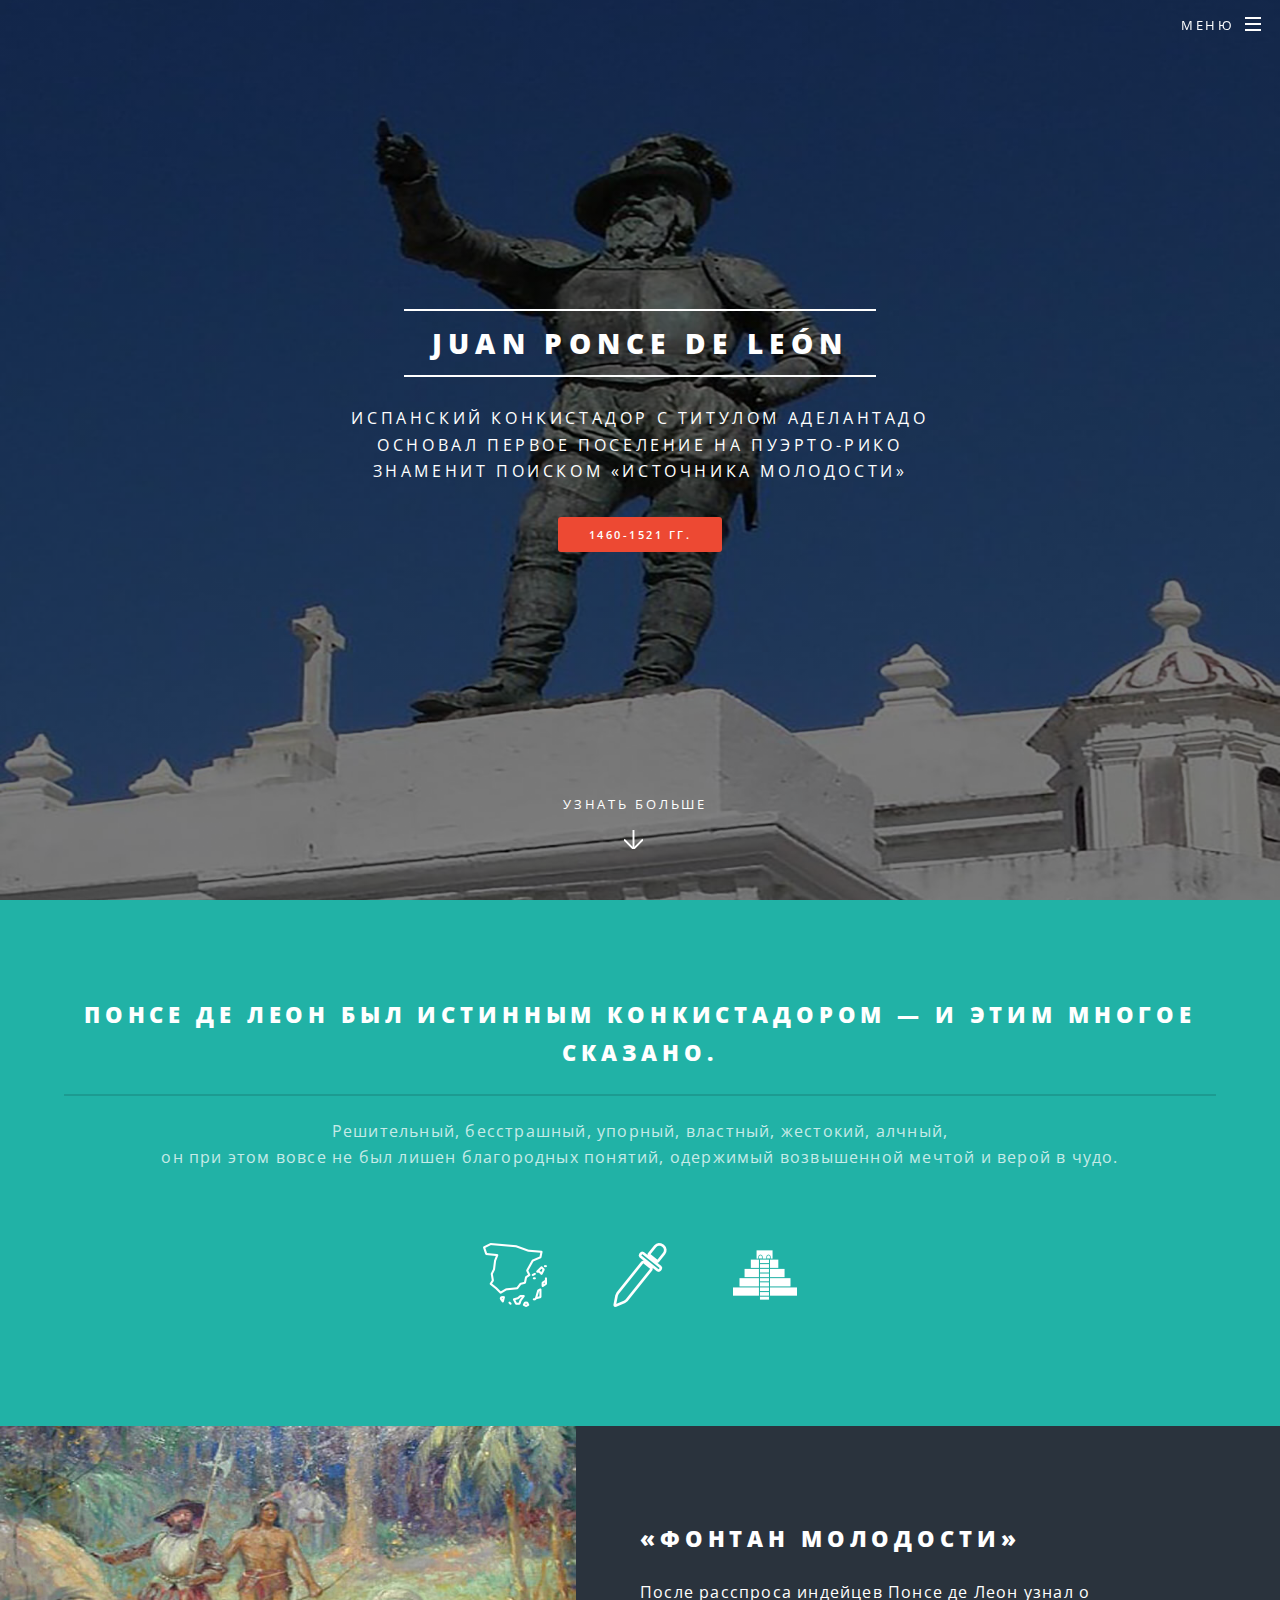
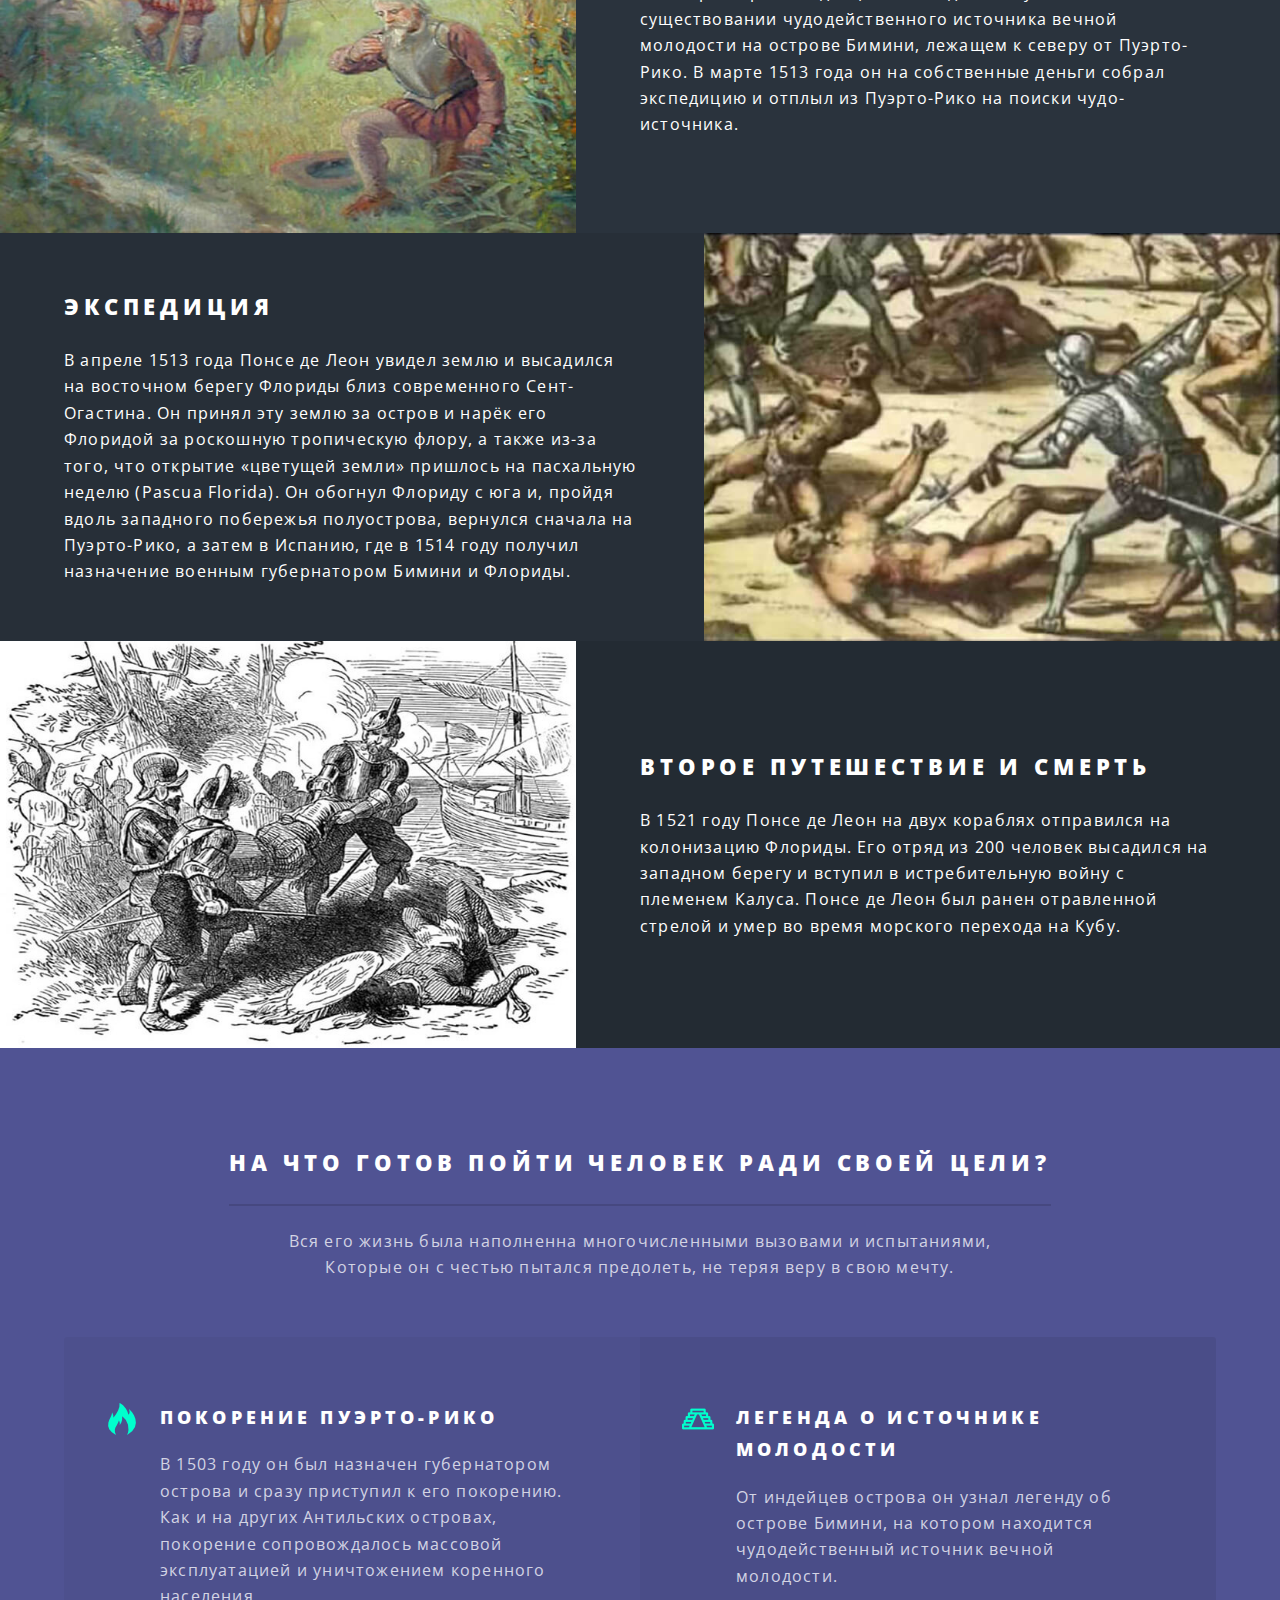
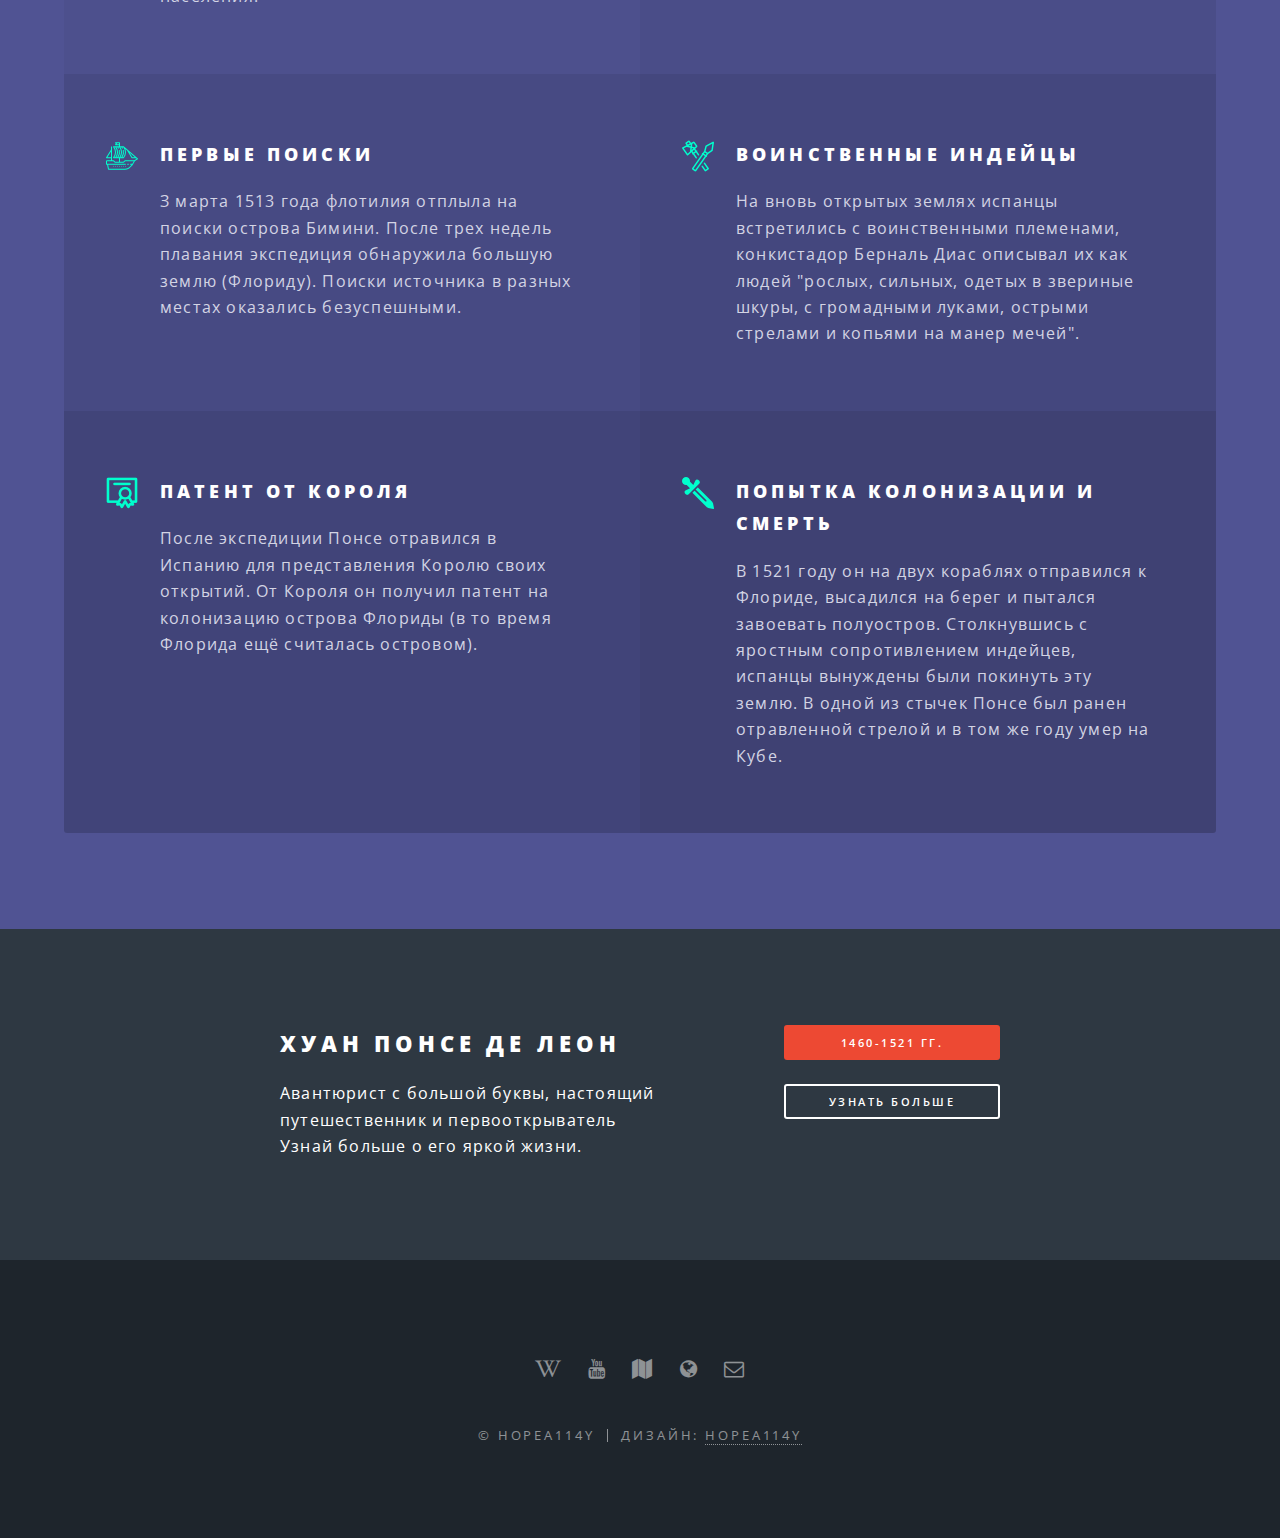
<file: index.html>
<!DOCTYPE HTML>
<html lang="ru">
	<head>
		<title>Хуан Понсе де Леон</title>
		<meta name="description" content="Страница посвящена испанскому конкистадору Хуану Понсе де Леону с титулом аделантадо">
		<meta name="keywords" content="понсе де леон, хуан понсе де леон">
		<meta charset="utf-8" />
		<meta name="viewport" content="width=device-width, initial-scale=1" />
		<link href="images/favicon.ico" rel="shortcut icon" type="image/x-icon">
		<meta name="yandex-verification" content="68cfbb4920a09959" />
		<meta name="google-site-verification" content="yJnsr-z85sLIqxz8Z9Tp0EyPKA8-jNqlRr0-DBdQpoA" />
		<!--[if lte IE 8]><script src="assets/js/ie/html5shiv.js"></script><![endif]-->
		<link rel="stylesheet" href="assets/css/main.css" />
		<!--[if lte IE 8]><link rel="stylesheet" href="assets/css/ie8.css" /><![endif]-->
		<!--[if lte IE 9]><link rel="stylesheet" href="assets/css/ie9.css" /><![endif]-->
	</head>
	<body class="landing">

		<!-- Page Wrapper -->
			<div id="page-wrapper">

				<!-- Header -->
					<header id="header" class="alt">
						<h1><a href="index.html">Juan Ponce de León</a></h1>
						<nav id="nav">
							<ul>
								<li class="special">
									<a href="#menu" class="menuToggle"><span>Меню</span></a>
									<div id="menu">
										<ul>
											<li><a href="index.html">Главная</a></li>
											<li><a href="biografija.html">Биография</a></li>
											<li><a href="poiski-istochnika-molodosti.html">Источник Молодости</a></li>
										</ul>
									</div>
								</li>
							</ul>
						</nav>
					</header>

				<!-- Banner -->
					<section id="banner">
						<div class="inner">
							<h2>Juan Ponce de León</h2>
							<p>Испанский конкистадор с титулом аделантадо<br/>
							Основал первое поселение на Пуэрто-Рико<br/>
							Знаменит поиском «Источника Молодости»</p>
							<ul class="actions">
								<li><a href="biografija.html" class="button special">1460-1521 гг.</a></li>
							</ul>
						</div>
						<a href="#one" class="more scrolly">Узнать больше</a>
					</section>

				<!-- One -->
					<section id="one" class="wrapper style1 special">
						<div class="inner">
							<header class="major">
								<h2>Понсе де Леон был истинным конкистадором — и этим многое сказано.<br />
								</h2>
								<p>Решительный, бесстрашный, упорный, властный, жестокий, алчный,<br />
								он при этом вовсе не был лишен благородных понятий, одержимый возвышенной мечтой и верой в чудо.</p>
							</header>
							<ul class="icons major">
								<li><img src="images/spain.png"><span class="label"></span></li>
								<li><img src="images/sword.png"><span class="label"></span></li>
								<li><img src="images/pyramid.png"><span class="label"></span></li>
							</ul>
						</div>
					</section>

				<!-- Two -->
					<section id="two" class="wrapper alt style2">
						<section class="spotlight">
							<div class="image"><img src="images/ponce1.jpg" alt="Поиск Фонтана Молодости" /></div><div class="content">
								<h2>«Фонтан молодости»</h2>
								<p>После расспроса индейцев Понсе де Леон узнал о существовании чудодейственного источника вечной молодости на острове Бимини, лежащем к северу от Пуэрто-Рико. В марте 1513 года он на собственные деньги собрал экспедицию и отплыл из Пуэрто-Рико на поиски чудо-источника.</p>
							</div>
						</section>
						<section class="spotlight">
							<div class="image"><img src="images/ponce2.jpg" alt="Экспедиция во Флориду" /></div><div class="content">
								<h2>Экспедиция</h2>
								<p>В апреле 1513 года Понсе де Леон увидел землю и высадился на восточном берегу Флориды близ современного Сент-Огастина. Он принял эту землю за остров и нарёк его Флоридой за роскошную тропическую флору, а также из-за того, что открытие «цветущей земли» пришлось на пасхальную неделю (Pascua Florida). Он обогнул Флориду с юга и, пройдя вдоль западного побережья полуострова, вернулся сначала на Пуэрто-Рико, а затем в Испанию, где в 1514 году получил назначение военным губернатором Бимини и Флориды.</p>
							</div>
						</section>
						<section class="spotlight">
							<div class="image"><img src="images/ponce3.jpg" alt="Второе путешествие и смерть" /></div><div class="content">
								<h2>Второе путешествие и смерть</h2>
								<p>В 1521 году Понсе де Леон на двух кораблях отправился на колонизацию Флориды. Его отряд из 200 человек высадился на западном берегу и вступил в истребительную войну с племенем Калуса. Понсе де Леон был ранен отравленной стрелой и умер во время морского перехода на Кубу.</p>
							</div>
						</section>
					</section>

				<!-- Three -->
					<section id="three" class="wrapper style3 special">
						<div class="inner">
							<header class="major">
								<h2>На что готов пойти человек ради своей цели?</h2>
								<p>Вся его жизнь была наполненна многочисленными вызовами и испытаниями,<br />
								Которые он с честью пытался предолеть, не теряя веру в свою мечту.</p>
							</header>
							<ul class="features">
								<li><img src="images/fire.png" class="ponceicons">
								    <h3>Покорение Пуэрто-Рико</h3>
									<p>В 1503 году он был назначен губернатором острова и сразу приступил к его покорению. Как и на других Антильских островах, покорение сопровождалось массовой эксплуатацией и уничтожением коренного населения.</p>
								</li>
								<li><img src="images/maya.png" class="ponceicons">
									<h3>Легенда о Источнике Молодости</h3>
									<p>От индейцев острова он узнал легенду об острове Бимини, на котором находится чудодейственный источник вечной молодости.</p>
								</li>
								<li><img src="images/ship.png" class="ponceicons">
									<h3>Первые поиски</h3>
									<p>З марта 1513 года флотилия отплыла на поиски острова Бимини. После трех недель плавания экспедиция обнаружила большую землю (Флориду). Поиски источника в разных местах оказались безуспешными.</p>
								</li>
								<li><img src="images/weapons.png" class="ponceicons">
									<h3>Воинственные индейцы</h3>
									<p>На вновь открытых землях испанцы встретились с воинственными племенами, конкистадор Берналь Диас описывал их как людей "рослых, сильных, одетых в звериные шкуры, с громадными луками, острыми стрелами и копьями на манер мечей".</p>
								</li>
								<li><img src="images/patent.png" class="ponceicons">
									<h3>Патент от Короля</h3>
									<p>После экспедиции Понсе отравился в Испанию для представления Королю своих открытий. От Короля он получил патент на колонизацию острова Флориды (в то время Флорида ещё считалась островом).</p>
								</li>
								<li><img src="images/war.png" class="ponceicons">
									<h3>Попытка колонизации и смерть</h3>
									<p>В 1521 году он на двух кораблях отправился к Флориде, высадился на берег и пытался завоевать полуостров. Столкнувшись с яростным сопротивлением индейцев, испанцы вынуждены были покинуть эту землю. В одной из стычек Понсе был ранен отравленной стрелой и в том же году умер на Кубе.</p>
								</li>
							</ul>
						</div>
					</section>

				<!-- CTA -->
					<section id="cta" class="wrapper style4">
						<div class="inner">
							<header>
								<h2>Хуан Понсе де Леон</h2>
								<p>Авантюрист с большой буквы, настоящий путешественник и первооткрыватель<br> 
								Узнай больше о его яркой жизни.</p>
							</header>
							<ul class="actions vertical">
								<li><a href="#" class="button fit special">1460-1521 гг.</a></li>
								<li><a href="biografija.html" class="button fit">Узнать больше</a></li>
							</ul>
						</div>
					</section>

				<!-- Footer -->
					<footer id="footer">
						<ul class="icons">
							<li><a href="https://ru.wikipedia.org/wiki/%D0%9F%D0%BE%D0%BD%D1%81%D0%B5_%D0%B4%D0%B5_%D0%9B%D0%B5%D0%BE%D0%BD,_%D0%A5%D1%83%D0%B0%D0%BD" class="icon fa-wikipedia-w" target="_blank"><span class="label">Wikipedia</span></a></li>
							<li><a href="https://www.youtube.com/watch?v=lgYy3dcwTtg" class="icon fa-youtube" target="_blank"><span class="label">Youtube</span></a></li>
							<li><a href="images/marshruty-issledovatelej.gif" class="icon fa-map" target="_blank"><span class="label">Map</span></a></li>
							<li><a href="images/marshrut-jekspedicii-huana-ponse-de-leona-1513.jpg" class="icon fa-globe" target="_blank"><span class="label">Globe</span></a></li>
							<li><a href="mailto:serhioalfa@mail.ru" class="icon fa-envelope-o"><span class="label" target="_blank">Email</span></a></li>
						</ul>
						<ul class="copyright">
							<li>&copy; hopea114y</li><li>Дизайн: <a href="http://vk.com/hopea114y">hopea114y</a></li>
						</ul>
					</footer>

			</div>

		<!-- Scripts -->
			<script src="assets/js/jquery.min.js"></script>
			<script src="assets/js/jquery.scrollex.min.js"></script>
			<script src="assets/js/jquery.scrolly.min.js"></script>
			<script src="assets/js/skel.min.js"></script>
			<script src="assets/js/util.js"></script>
			<!--[if lte IE 8]><script src="assets/js/ie/respond.min.js"></script><![endif]-->
			<script src="assets/js/main.js"></script>
<!-- Yandex.Metrika counter -->
			<script type="text/javascript">
				(function (d, w, c) {
					(w[c] = w[c] || []).push(function() {
						try {
							w.yaCounter38559000 = new Ya.Metrika({
								id:38559000,
								clickmap:true,
								trackLinks:true,
								accurateTrackBounce:true,
								webvisor:true,
								trackHash:true,
								ecommerce:"dataLayer"
							});
						} catch(e) { }
					});

					var n = d.getElementsByTagName("script")[0],
					s = d.createElement("script"),
					f = function () { n.parentNode.insertBefore(s, n); };
					s.type = "text/javascript";
					s.async = true;
					s.src = "https://mc.yandex.ru/metrika/watch.js";

					if (w.opera == "[object Opera]") {
						d.addEventListener("DOMContentLoaded", f, false);
					} else { f(); }
				})(document, window, "yandex_metrika_callbacks");
			</script>
<!-- /Yandex.Metrika counter -->
			<script>
				(function(i,s,o,g,r,a,m){i['GoogleAnalyticsObject']=r;i[r]=i[r]||function(){
					(i[r].q=i[r].q||[]).push(arguments)},i[r].l=1*new Date();a=s.createElement(o),
					m=s.getElementsByTagName(o)[0];a.async=1;a.src=g;m.parentNode.insertBefore(a,m)
				})(window,document,'script','https://www.google-analytics.com/analytics.js','ga');

				ga('create', 'UA-80946324-1', 'auto');
				ga('send', 'pageview');

			</script>
	</body>
</html>
</file>
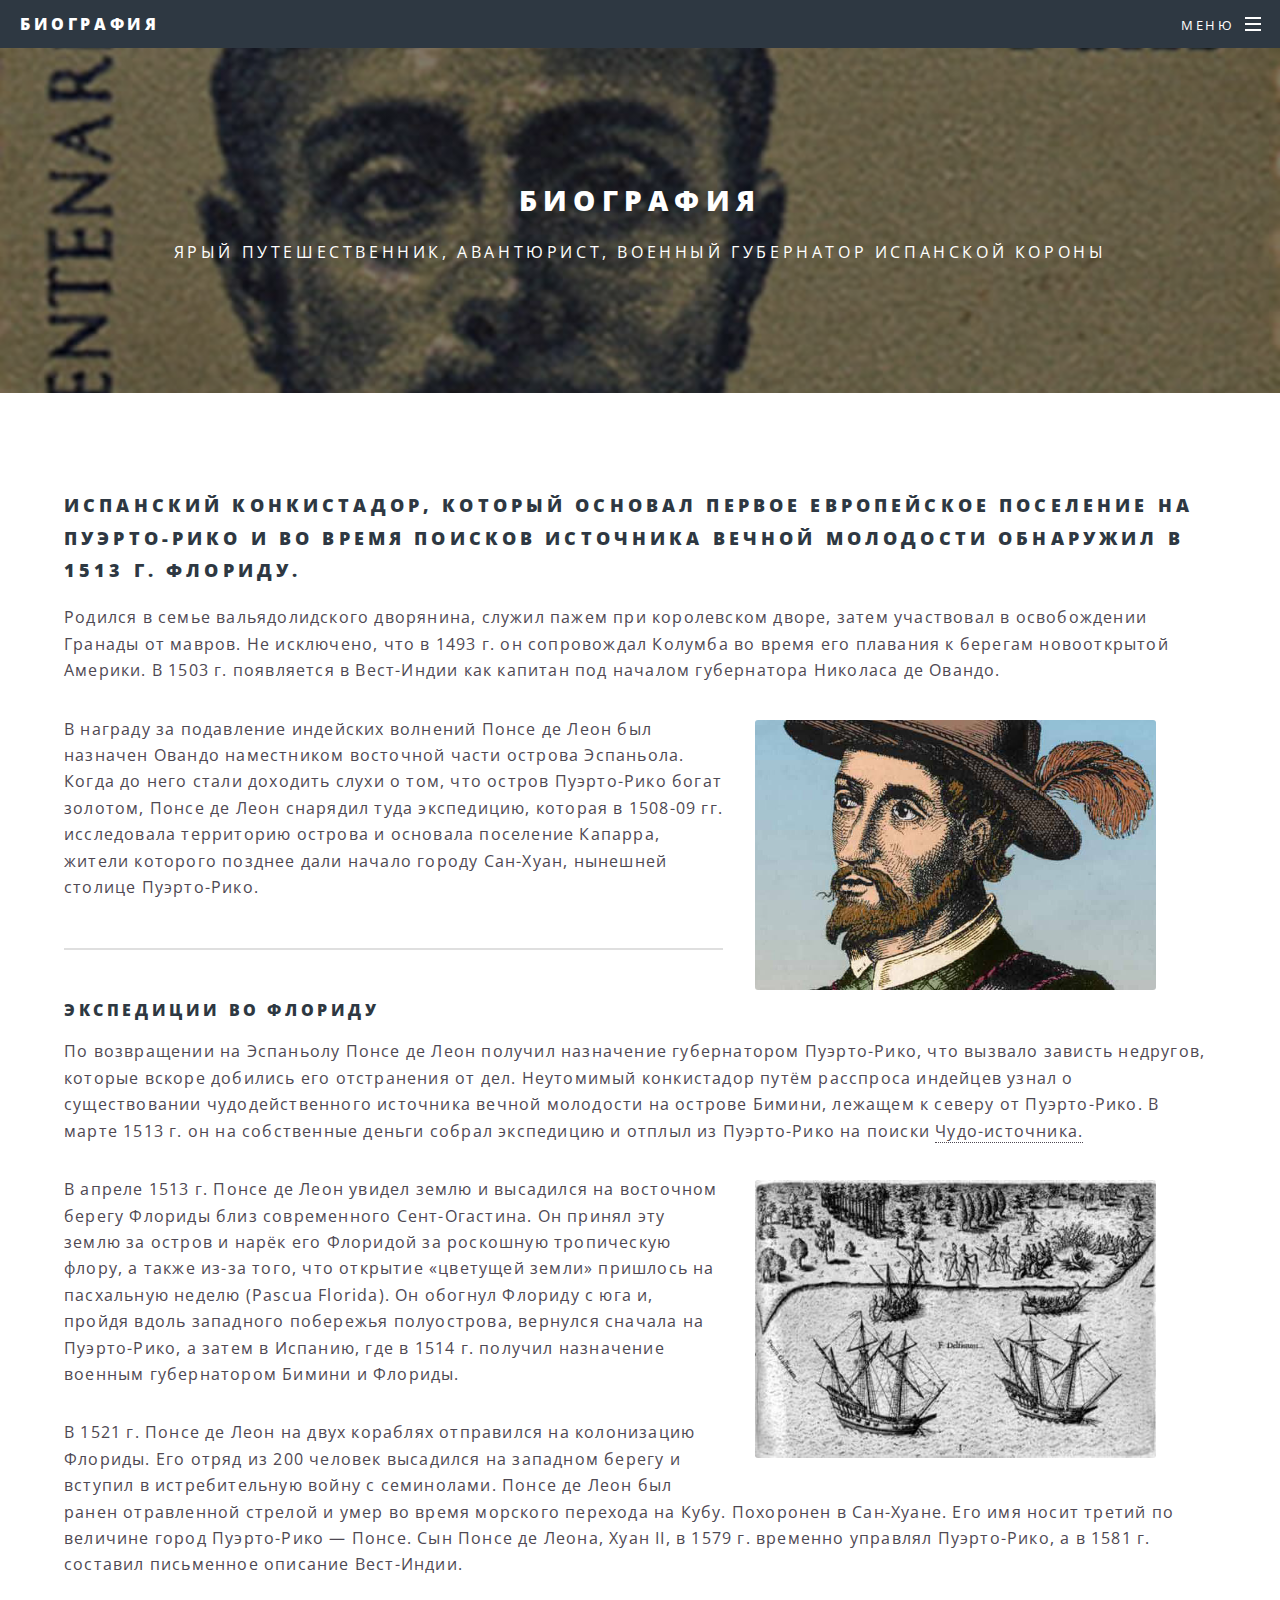
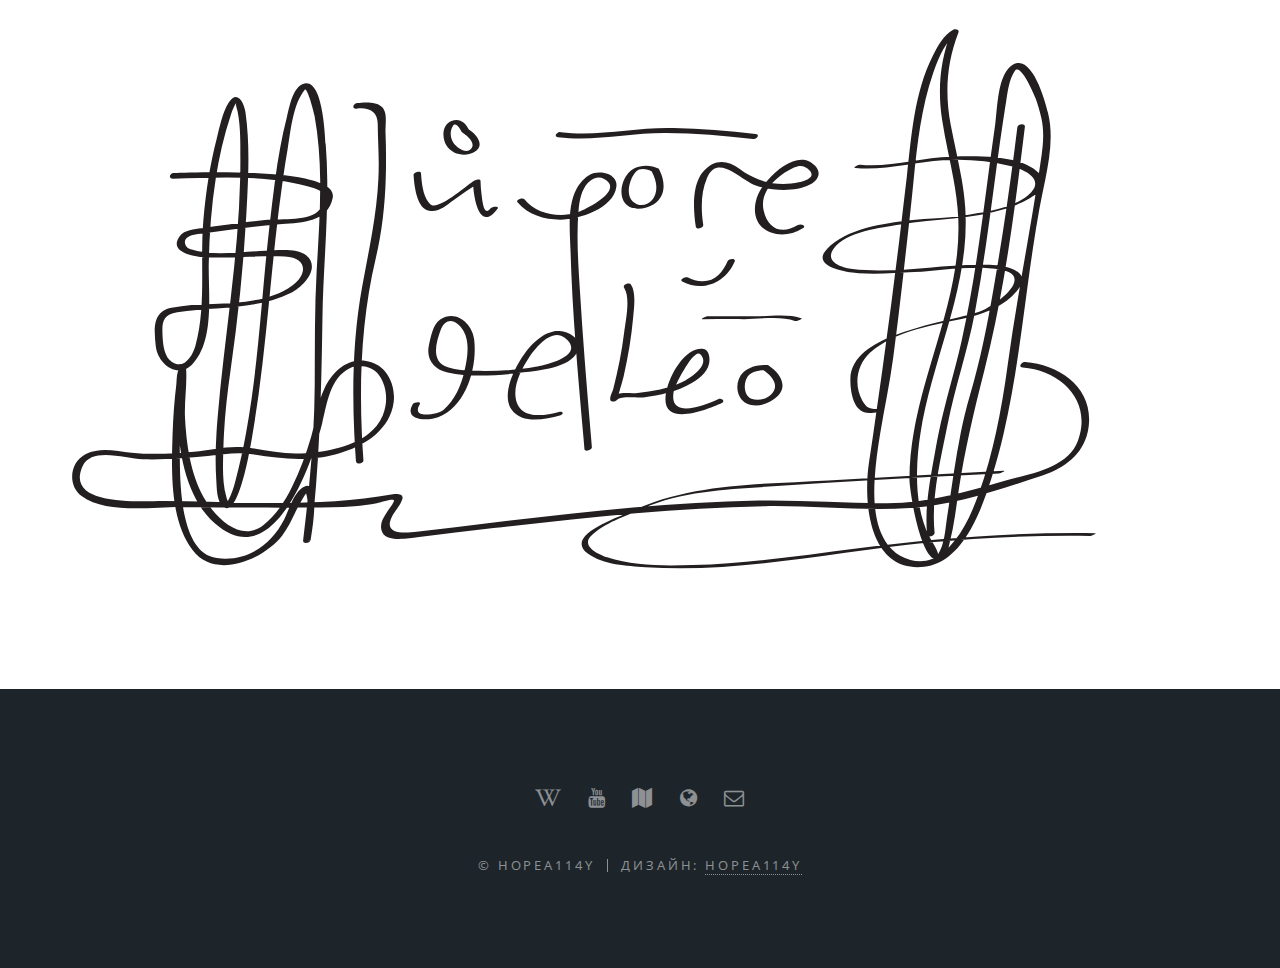
<file: biografija.html>
<!DOCTYPE HTML>
<html lang="ru">
	<head>
		<title>Биография Хуана Понсе де Леона</title>
		<meta name="description" content="Биография Хуана Понсе де Леона - испанского конкистадора с титулом аделантадо">
		<meta name="keywords" content="понсе де леон, хуан понсе де леон, понсе де леон биография">
		<meta charset="utf-8" />
		<meta name="viewport" content="width=device-width, initial-scale=1" />
		<link href="images/favicon.ico" rel="shortcut icon" type="image/x-icon">
		<!--[if lte IE 8]><script src="assets/js/ie/html5shiv.js"></script><![endif]-->
		<link rel="stylesheet" href="assets/css/main.css" />
		<!--[if lte IE 8]><link rel="stylesheet" href="assets/css/ie8.css" /><![endif]-->
		<!--[if lte IE 9]><link rel="stylesheet" href="assets/css/ie9.css" /><![endif]-->
	</head>
	<body>

		<!-- Page Wrapper -->
			<div id="page-wrapper">

				<!-- Header -->
					<header id="header">
						<h1><a href="index.html">Биография</a></h1>
						<nav id="nav">
							<ul>
								<li class="special">
									<a href="#menu" class="menuToggle"><span>Меню</span></a>
									<div id="menu">
										<ul>
											<li><a href="index.html">Главная</a></li>
											<li><a href="biografija.html">Биография</a></li>
											<li><a href="poiski-istochnika-molodosti.html">Источник Молодости</a></li>
										</ul>
									</div>
								</li>
							</ul>
						</nav>
					</header>

				<!-- Main -->
					<article id="main">
						<header>
							<h2>Биография</h2>
							<p>Ярый путешественник, авантюрист, военный губернатор Испанской короны</p>
						</header>
						<section class="wrapper style5">
							<div class="inner">

								<h3>Испанский конкистадор, который основал первое европейское поселение на Пуэрто-Рико и во время поисков источника вечной молодости обнаружил в 1513 г. Флориду.</h3>
								
								<p>Родился в семье вальядолидского дворянина, служил пажем при королевском дворе, затем участвовал в освобождении Гранады от мавров. Не исключено, что в 1493 г. он сопровождал Колумба во время его плавания к берегам новооткрытой Америки. В 1503 г. появляется в Вест-Индии как капитан под началом губернатора Николаса де Овандо.</p>
                                <span class="image right">
                                <img src="images/juan-ponce-de-leon.jpg" alt="Хуан Понсе де Леон">
								</span>
								<p>В награду за подавление индейских волнений Понсе де Леон был назначен Овандо наместником восточной части острова Эспаньола. Когда до него стали доходить слухи о том, что остров Пуэрто-Рико богат золотом, Понсе де Леон снарядил туда экспедицию, которая в 1508-09 гг. исследовала территорию острова и основала поселение Капарра, жители которого позднее дали начало городу Сан-Хуан, нынешней столице Пуэрто-Рико.</p>
                                
								<hr />

								<h4>Экспедиции во Флориду</h4>
								<p>По возвращении на Эспаньолу Понсе де Леон получил назначение губернатором Пуэрто-Рико, что вызвало зависть недругов, которые вскоре добились его отстранения от дел. Неутомимый конкистадор путём расспроса индейцев узнал о существовании чудодейственного источника вечной молодости на острове Бимини, лежащем к северу от Пуэрто-Рико. В марте 1513 г. он на собственные деньги собрал экспедицию и отплыл из Пуэрто-Рико на поиски <a href="poiski-istochnika-molodosti.html">Чудо-источника.</a></p>
                                <span class="image right">
                                <img src="images/expedition.jpg" alt="Экспедиция во Флориду">
								</span>
								<p>В апреле 1513 г. Понсе де Леон увидел землю и высадился на восточном берегу Флориды близ современного Сент-Огастина. Он принял эту землю за остров и нарёк его Флоридой за роскошную тропическую флору, а также из-за того, что открытие «цветущей земли» пришлось на пасхальную неделю (Pascua Florida). Он обогнул Флориду с юга и, пройдя вдоль западного побережья полуострова, вернулся сначала на Пуэрто-Рико, а затем в Испанию, где в 1514 г. получил назначение военным губернатором Бимини и Флориды.</p>
								
								<p>В 1521 г. Понсе де Леон на двух кораблях отправился на колонизацию Флориды. Его отряд из 200 человек высадился на западном берегу и вступил в истребительную войну с семинолами. Понсе де Леон был ранен отравленной стрелой и умер во время морского перехода на Кубу. Похоронен в Сан-Хуане. Его имя носит третий по величине город Пуэрто-Рико — Понсе. Сын Понсе де Леона, Хуан II, в 1579 г. временно управлял Пуэрто-Рико, а в 1581 г. составил письменное описание Вест-Индии.</p>
                                <div class="11u"><span class="image fit"><img src="images/Juan_Ponce_de_León_Signature.svg" alt="Подпись Хуана Понсе де Леона" title="Подпись Хуана Понсе де Леона"/></span></div>
							</div>
						</section>
					</article>

				<!-- Footer -->
					<footer id="footer">
						<ul class="icons">
							<li><a href="https://ru.wikipedia.org/wiki/%D0%9F%D0%BE%D0%BD%D1%81%D0%B5_%D0%B4%D0%B5_%D0%9B%D0%B5%D0%BE%D0%BD,_%D0%A5%D1%83%D0%B0%D0%BD" class="icon fa-wikipedia-w" target="_blank"><span class="label">Wikipedia</span></a></li>
							<li><a href="https://www.youtube.com/watch?v=lgYy3dcwTtg" class="icon fa-youtube" target="_blank"><span class="label">Youtube</span></a></li>
							<li><a href="images/marshruty-issledovatelej.gif" class="icon fa-map" target="_blank"><span class="label">Map</span></a></li>
							<li><a href="images/marshrut-jekspedicii-huana-ponse-de-leona-1513.jpg" class="icon fa-globe" target="_blank"><span class="label">Globe</span></a></li>
							<li><a href="mailto:serhioalfa@mail.ru" class="icon fa-envelope-o"><span class="label" target="_blank">Email</span></a></li>
						</ul>
						<ul class="copyright">
							<li>&copy; hopea114y</li><li>Дизайн: <a href="http://vk.com/hopea114y">hopea114y</a></li>
						</ul>
					</footer>

			</div>

		<!-- Scripts -->
			<script src="assets/js/jquery.min.js"></script>
			<script src="assets/js/jquery.scrollex.min.js"></script>
			<script src="assets/js/jquery.scrolly.min.js"></script>
			<script src="assets/js/skel.min.js"></script>
			<script src="assets/js/util.js"></script>
			<!--[if lte IE 8]><script src="assets/js/ie/respond.min.js"></script><![endif]-->
			<script src="assets/js/main.js"></script>
<!-- Yandex.Metrika counter -->
			<script type="text/javascript">
				(function (d, w, c) {
					(w[c] = w[c] || []).push(function() {
						try {
							w.yaCounter38559000 = new Ya.Metrika({
								id:38559000,
								clickmap:true,
								trackLinks:true,
								accurateTrackBounce:true,
								webvisor:true,
								trackHash:true,
								ecommerce:"dataLayer"
							});
						} catch(e) { }
					});

					var n = d.getElementsByTagName("script")[0],
					s = d.createElement("script"),
					f = function () { n.parentNode.insertBefore(s, n); };
					s.type = "text/javascript";
					s.async = true;
					s.src = "https://mc.yandex.ru/metrika/watch.js";

					if (w.opera == "[object Opera]") {
						d.addEventListener("DOMContentLoaded", f, false);
					} else { f(); }
				})(document, window, "yandex_metrika_callbacks");
			</script>
<!-- /Yandex.Metrika counter -->
			<script>
				(function(i,s,o,g,r,a,m){i['GoogleAnalyticsObject']=r;i[r]=i[r]||function(){
					(i[r].q=i[r].q||[]).push(arguments)},i[r].l=1*new Date();a=s.createElement(o),
					m=s.getElementsByTagName(o)[0];a.async=1;a.src=g;m.parentNode.insertBefore(a,m)
				})(window,document,'script','https://www.google-analytics.com/analytics.js','ga');

				ga('create', 'UA-80946324-1', 'auto');
				ga('send', 'pageview');

			</script>
	</body>
</html>
</file>
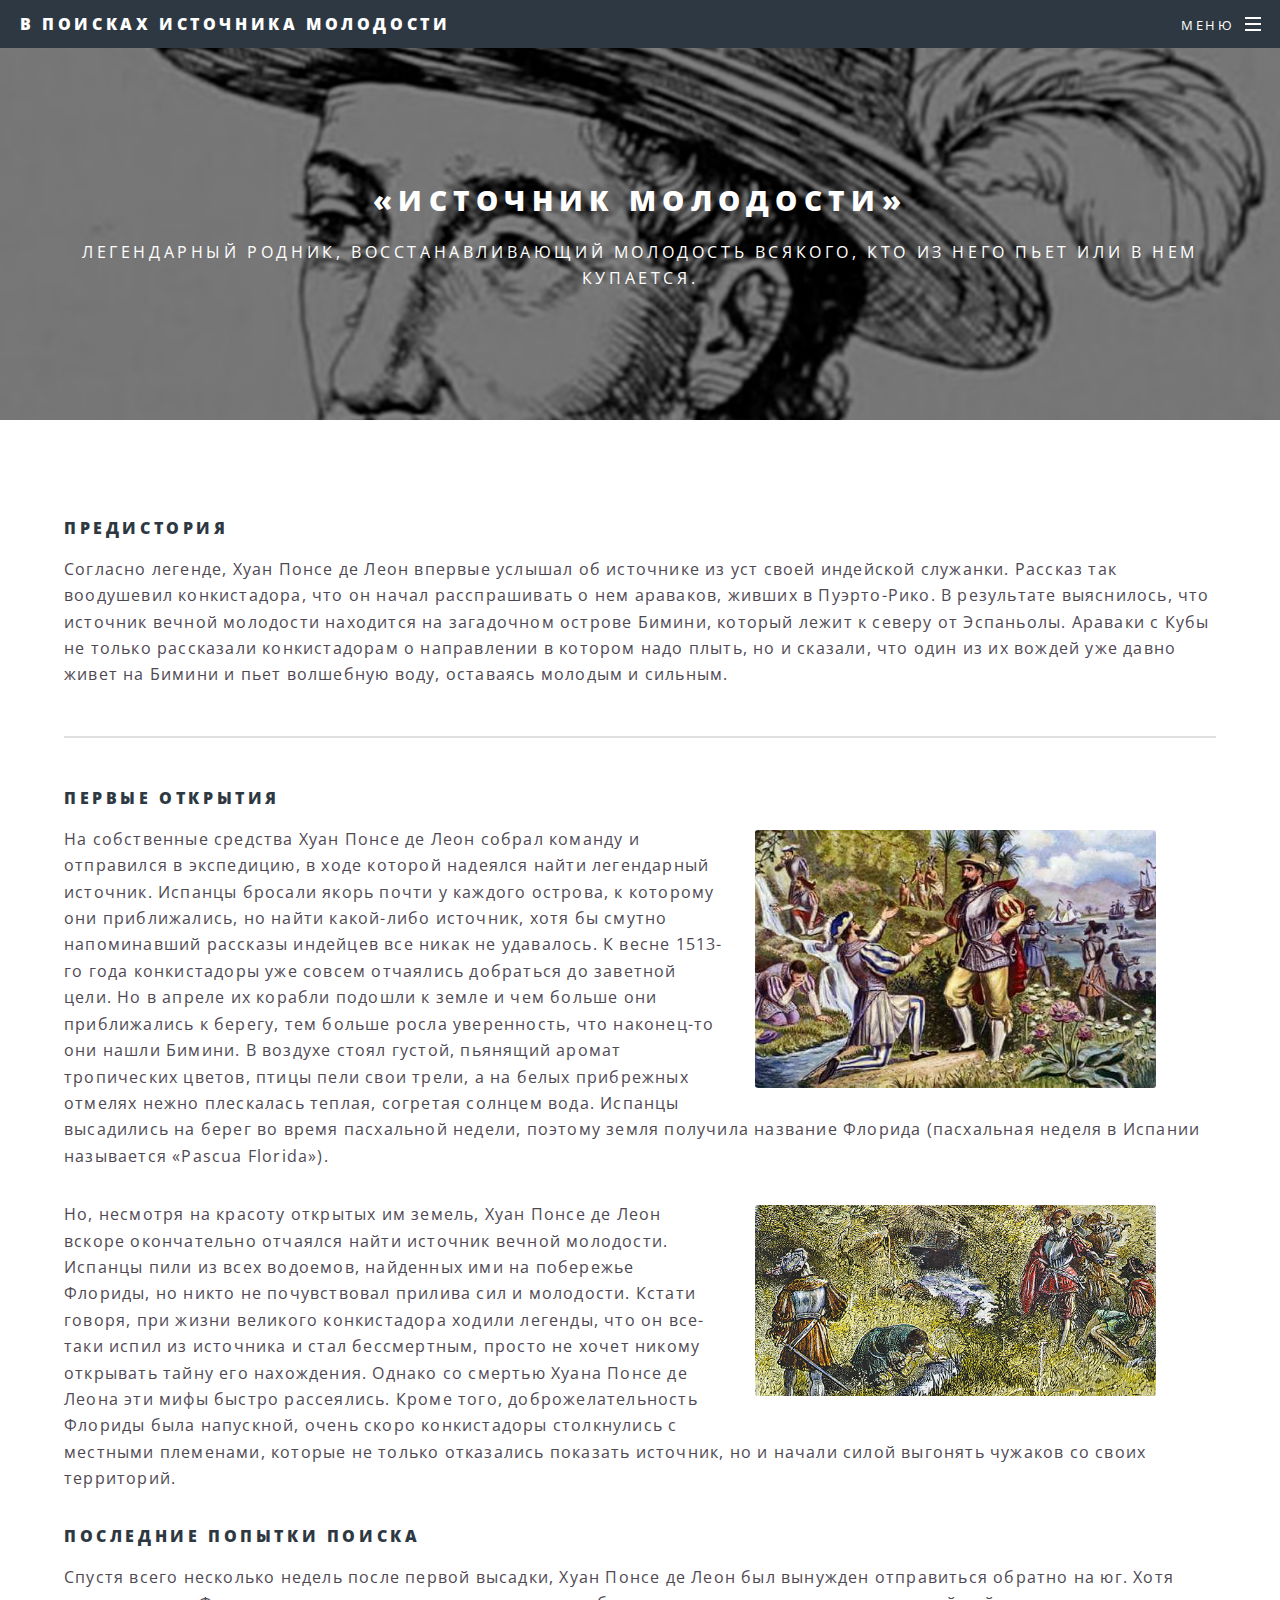
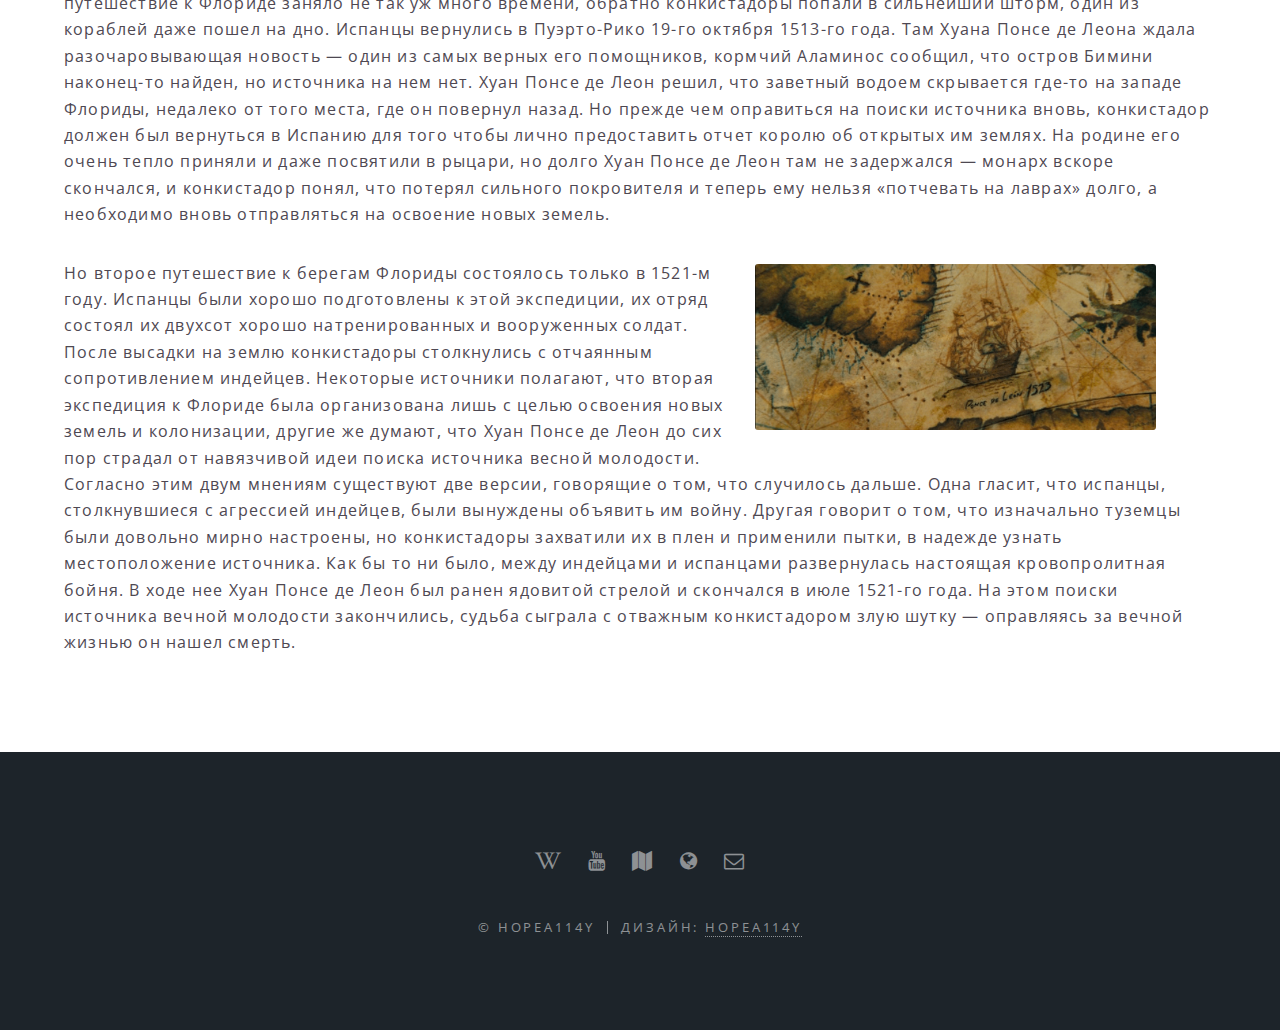
<file: poiski-istochnika-molodosti.html>
<!DOCTYPE HTML>
<html lang="ru">
	<head>
		<title>В поисках «Источника Молодости»</title>
		<meta name="description" content="Поиски источника молодости в 16 веке Хуаном Понсе де Леоном">
		<meta name="keywords" content="понсе де леон, хуан понсе де леон, источник молодости">
		<meta charset="utf-8" />
		<meta name="viewport" content="width=device-width, initial-scale=1" />
		<link href="images/favicon.ico" rel="shortcut icon" type="image/x-icon">
		<!--[if lte IE 8]><script src="assets/js/ie/html5shiv.js"></script><![endif]-->
		<link rel="stylesheet" href="assets/css/main.css" />
		<!--[if lte IE 8]><link rel="stylesheet" href="assets/css/ie8.css" /><![endif]-->
		<!--[if lte IE 9]><link rel="stylesheet" href="assets/css/ie9.css" /><![endif]-->
	</head>
	<body>

		<!-- Page Wrapper -->
			<div id="page-wrapper">

				<!-- Header -->
					<header id="header">
						<h1><a href="index.html">В поисках Источника Молодости</a></h1>
						<nav id="nav">
							<ul>
								<li class="special">
									<a href="#menu" class="menuToggle"><span>Меню</span></a>
									<div id="menu">
										<ul>
											<li><a href="index.html">Главная</a></li>
											<li><a href="biografija.html">Биография</a></li>
											<li><a href="poiski-istochnika-molodosti.html">Источник Молодости</a></li>
										</ul>
									</div>
								</li>
							</ul>
						</nav>
					</header>

				<!-- Main -->
					<article id="ponce">
						<header>
							<h2>«Источник Молодости»</h2>
							<p>Легендарный родник, восстанавливающий молодость всякого, кто из него пьет или в нем купается.</p>
						</header>
						<section class="wrapper style5">
							<div class="inner">

								<section>
									<h4>Предистория</h4>
									<p>Согласно легенде, Хуан Понсе де Леон впервые услышал об источнике из уст своей индейской служанки. Рассказ так воодушевил конкистадора, что он начал расспрашивать о нем араваков, живших в Пуэрто-Рико. В результате выяснилось, что источник вечной молодости находится на загадочном острове Бимини, который лежит к северу от Эспаньолы. Араваки с Кубы не только рассказали конкистадорам о направлении в котором надо плыть, но и сказали, что один из их вождей уже давно живет на Бимини и пьет волшебную воду, оставаясь молодым и сильным.</p>
									<hr/>
									<h4>Первые открытия</h4>
									<span class="image right">
                                    <img src="images/expedition-florida-ponce-de-leon.jpg" alt="Экспедиции во Флориду">
								    </span>
									<p>На собственные средства Хуан Понсе де Леон собрал команду и отправился в экспедицию, в ходе которой надеялся найти легендарный источник. Испанцы бросали якорь почти у каждого острова, к которому они приближались, но найти какой-либо источник, хотя бы смутно напоминавший рассказы индейцев все никак не удавалось. К весне 1513-го года конкистадоры уже совсем отчаялись добраться до заветной цели. Но в апреле их корабли подошли к земле и чем больше они приближались к берегу, тем больше росла уверенность, что наконец-то они нашли Бимини. В воздухе стоял густой, пьянящий аромат тропических цветов, птицы пели свои трели, а на белых прибрежных отмелях нежно плескалась теплая, согретая солнцем вода. Испанцы высадились на берег во время пасхальной недели, поэтому земля получила название Флорида (пасхальная неделя в Испании называется «Pascua Florida»).</p>
                                    <span class="image right">
                                    <img src="images/Fountain-of-Lies-Ponce-de-Leon.jpg" alt="Поиск Фонтана Молодости">
								    </span>
									<p>Но, несмотря на красоту открытых им земель, Хуан Понсе де Леон вскоре окончательно отчаялся найти источник вечной молодости. Испанцы пили из всех водоемов, найденных ими на побережье Флориды, но никто не почувствовал прилива сил и молодости. Кстати говоря, при жизни великого конкистадора ходили легенды, что он все-таки испил из источника и стал бессмертным, просто не хочет никому открывать тайну его нахождения. Однако со смертью Хуана Понсе де Леона эти мифы быстро рассеялись. Кроме того, доброжелательность Флориды была напускной, очень скоро конкистадоры столкнулись с местными племенами, которые не только отказались показать источник, но и начали силой выгонять чужаков со своих территорий.</p>
								    <h4>Последние попытки поиска</h4>
								    <p>Спустя всего несколько недель после первой высадки, Хуан Понсе де Леон был вынужден отправиться обратно на юг. Хотя путешествие к Флориде заняло не так уж много времени, обратно конкистадоры попали в сильнейший шторм, один из кораблей даже пошел на дно. Испанцы вернулись в Пуэрто-Рико 19-го октября 1513-го года. Там Хуана Понсе де Леона ждала разочаровывающая новость — один из самых верных его помощников, кормчий Аламинос сообщил, что остров Бимини наконец-то найден, но источника на нем нет. Хуан Понсе де Леон решил, что  заветный водоем скрывается где-то на западе Флориды, недалеко от того места, где он повернул назад. Но прежде чем оправиться на поиски источника вновь, конкистадор должен был вернуться в Испанию для того чтобы лично предоставить отчет королю об открытых им землях. На родине его очень тепло приняли и даже посвятили в рыцари, но долго Хуан Понсе де Леон там не задержался — монарх вскоре скончался, и конкистадор понял, что потерял сильного покровителя и теперь ему нельзя «потчевать на лаврах» долго, а необходимо вновь отправляться на освоение новых земель.</p>
								    <span class="image right">
                                    <img src="images/expedition-of-juan-ponce-de-leon-1513.jpg" alt="Экспедиция во Флориду 1513 год">
								    </span>
									<p>Но второе путешествие к берегам Флориды состоялось только в 1521-м году. Испанцы были хорошо подготовлены к этой экспедиции, их отряд состоял их двухсот хорошо натренированных и вооруженных солдат. После высадки на землю конкистадоры столкнулись с отчаянным сопротивлением индейцев. Некоторые источники полагают, что вторая экспедиция к Флориде была организована лишь с целью освоения новых земель и колонизации, другие же думают, что Хуан Понсе де Леон до сих пор страдал от навязчивой идеи поиска источника весной молодости. Согласно этим двум мнениям существуют две версии, говорящие о том, что случилось дальше. Одна гласит, что испанцы, столкнувшиеся с агрессией индейцев, были вынуждены объявить им войну. Другая говорит о том, что изначально туземцы были довольно мирно настроены, но конкистадоры захватили их в плен и применили пытки, в надежде узнать местоположение источника. Как бы то ни было, между индейцами и испанцами развернулась настоящая кровопролитная бойня. В ходе нее Хуан Понсе де Леон был ранен ядовитой стрелой и скончался в июле 1521-го года. На этом поиски источника вечной молодости закончились, судьба сыграла с отважным конкистадором злую шутку — оправляясь за вечной жизнью он нашел смерть.</p>
								</section>
							</div>
						</section>
					</article>

				<!-- Footer -->
					<footer id="footer">
						<ul class="icons">
							<li><a href="https://ru.wikipedia.org/wiki/%D0%9F%D0%BE%D0%BD%D1%81%D0%B5_%D0%B4%D0%B5_%D0%9B%D0%B5%D0%BE%D0%BD,_%D0%A5%D1%83%D0%B0%D0%BD" class="icon fa-wikipedia-w" target="_blank"><span class="label">Wikipedia</span></a></li>
							<li><a href="https://www.youtube.com/watch?v=lgYy3dcwTtg" class="icon fa-youtube" target="_blank"><span class="label">Youtube</span></a></li>
							<li><a href="images/marshruty-issledovatelej.gif" class="icon fa-map" target="_blank"><span class="label">Map</span></a></li>
							<li><a href="images/marshrut-jekspedicii-huana-ponse-de-leona-1513.jpg" class="icon fa-globe" target="_blank"><span class="label">Globe</span></a></li>
							<li><a href="mailto:serhioalfa@mail.ru" class="icon fa-envelope-o"><span class="label" target="_blank">Email</span></a></li>
						</ul>
						<ul class="copyright">
							<li>&copy; hopea114y</li><li>Дизайн: <a href="http://vk.com/hopea114y">hopea114y</a></li>
						</ul>
					</footer>

			</div>

		<!-- Scripts -->
			<script src="assets/js/jquery.min.js"></script>
			<script src="assets/js/jquery.scrollex.min.js"></script>
			<script src="assets/js/jquery.scrolly.min.js"></script>
			<script src="assets/js/skel.min.js"></script>
			<script src="assets/js/util.js"></script>
			<!--[if lte IE 8]><script src="assets/js/ie/respond.min.js"></script><![endif]-->
			<script src="assets/js/main.js"></script>
<!-- Yandex.Metrika counter -->
			<script type="text/javascript">
				(function (d, w, c) {
					(w[c] = w[c] || []).push(function() {
						try {
							w.yaCounter38559000 = new Ya.Metrika({
								id:38559000,
								clickmap:true,
								trackLinks:true,
								accurateTrackBounce:true,
								webvisor:true,
								trackHash:true,
								ecommerce:"dataLayer"
							});
						} catch(e) { }
					});

					var n = d.getElementsByTagName("script")[0],
					s = d.createElement("script"),
					f = function () { n.parentNode.insertBefore(s, n); };
					s.type = "text/javascript";
					s.async = true;
					s.src = "https://mc.yandex.ru/metrika/watch.js";

					if (w.opera == "[object Opera]") {
						d.addEventListener("DOMContentLoaded", f, false);
					} else { f(); }
				})(document, window, "yandex_metrika_callbacks");
			</script>
<!-- /Yandex.Metrika counter -->
			<script>
				(function(i,s,o,g,r,a,m){i['GoogleAnalyticsObject']=r;i[r]=i[r]||function(){
					(i[r].q=i[r].q||[]).push(arguments)},i[r].l=1*new Date();a=s.createElement(o),
					m=s.getElementsByTagName(o)[0];a.async=1;a.src=g;m.parentNode.insertBefore(a,m)
				})(window,document,'script','https://www.google-analytics.com/analytics.js','ga');

				ga('create', 'UA-80946324-1', 'auto');
				ga('send', 'pageview');

			</script>
	</body>
</html>
</file>
<file: assets/css/ie8.css>
/*
	Spectral by HTML5 UP
	html5up.net | @n33co
	Free for personal and commercial use under the CCA 3.0 license (html5up.net/license)
*/

/* Icon */

	.icon.major {
		border: none;
	}

		.icon.major:before {
			font-size: 3em;
		}

/* Form */

	label {
		color: #2E3842;
	}

	input[type="text"],
	input[type="password"],
	input[type="email"],
	select,
	textarea {
		border: solid 1px #dfdfdf;
	}

/* Button */

	input[type="submit"],
	input[type="reset"],
	input[type="button"],
	button,
	.button {
		border: solid 2px #dfdfdf;
	}

		input[type="submit"].special,
		input[type="reset"].special,
		input[type="button"].special,
		button.special,
		.button.special {
			border: 0 !important;
		}

/* Page Wrapper + Menu */

	#menu {
		display: none;
	}

	body.is-menu-visible #menu {
		display: block;
	}

/* Header */

	#header nav > ul > li > a.menuToggle:after {
		display: none;
	}

/* Banner + Wrapper (style4) */

	#banner,
	.wrapper.style4 {
		-ms-behavior: url("assets/js/ie/backgroundsize.min.htc");
	}

		#banner:before,
		.wrapper.style4:before {
			display: none;
		}

/* Banner */

	#banner .more {
		height: 4em;
	}

		#banner .more:after {
			display: none;
		}

/* Main */

	#main > header {
		-ms-behavior: url("assets/js/ie/backgroundsize.min.htc");
	}

		#main > header:before {
			display: none;
		}
</file>
<file: assets/css/ie9.css>
/*
	Spectral by HTML5 UP
	html5up.net | @n33co
	Free for personal and commercial use under the CCA 3.0 license (html5up.net/license)
*/

/* Spotlight */

	.spotlight {
		display: block;
	}

		.spotlight .image {
			display: inline-block;
			vertical-align: top;
		}

		.spotlight .content {
			padding: 4em 4em 2em 4em ;
			display: inline-block;
		}

		.spotlight:after {
			clear: both;
			content: '';
			display: block;
		}

/* Features */

	.features {
		display: block;
	}

		.features li {
			float: left;
		}

		.features:after {
			content: '';
			display: block;
			clear: both;
		}

/* Banner + Wrapper (style4) */

	#banner,
	.wrapper.style4 {
		background-image: url("../../images/banner.jpg");
		background-position: center center;
		background-repeat: no-repeat;
		background-size: cover;
		position: relative;
	}

		#banner:before,
		.wrapper.style4:before {
			background: #000000;
			content: '';
			height: 100%;
			left: 0;
			opacity: 0.5;
			position: absolute;
			top: 0;
			width: 100%;
		}

		#banner .inner,
		.wrapper.style4 .inner {
			position: relative;
			z-index: 1;
		}

/* Banner */

	#banner {
		padding: 14em 0 12em 0 ;
		height: auto;
	}

		#banner:after {
			display: none;
		}

/* CTA */

	#cta .inner header {
		float: left;
	}

	#cta .inner .actions {
		float: left;
	}

	#cta .inner:after {
		clear: both;
		content: '';
		display: block;
	}

/* Main */

	#main > header {
		background-image: url("../../images/banner.jpg");
		background-position: center center;
		background-repeat: no-repeat;
		background-size: cover;
		position: relative;
	}

		#main > header:before {
			background: #000000;
			content: '';
			height: 100%;
			left: 0;
			opacity: 0.5;
			position: absolute;
			top: 0;
			width: 100%;
		}

		#main > header > * {
			position: relative;
			z-index: 1;
		}
</file>
<file: assets/css/main.css>
@import url(font-awesome.min.css);
@import url("http://fonts.googleapis.com/css?family=Open+Sans:400,400italic,600,600italic,800,800italic");

/*
	Spectral by HTML5 UP
	html5up.net | @n33co
	Free for personal and commercial use under the CCA 3.0 license (html5up.net/license)
*/

/* Reset */

	html, body, div, span, applet, object, iframe, h1, h2, h3, h4, h5, h6, p, blockquote, pre, a, abbr, acronym, address, big, cite, code, del, dfn, em, img, ins, kbd, q, s, samp, small, strike, strong, sub, sup, tt, var, b, u, i, center, dl, dt, dd, ol, ul, li, fieldset, form, label, legend, table, caption, tbody, tfoot, thead, tr, th, td, article, aside, canvas, details, embed, figure, figcaption, footer, header, hgroup, menu, nav, output, ruby, section, summary, time, mark, audio, video {
		margin: 0;
		padding: 0;
		border: 0;
		font-size: 100%;
		font: inherit;
		vertical-align: baseline;
	}

	article, aside, details, figcaption, figure, footer, header, hgroup, menu, nav, section {
		display: block;
	}

	body {
		line-height: 1;
	}

	ol, ul {
		list-style: none;
	}а

	blockquote, q {
		quotes: none;
	}

	blockquote:before, blockquote:after, q:before, q:after {
		content: '';
		content: none;
	}

	table {
		border-collapse: collapse;
		border-spacing: 0;
	}

	body {
		-webkit-text-size-adjust: none;
	}

/* Box Model */

	*, *:before, *:after {
		-moz-box-sizing: border-box;
		-webkit-box-sizing: border-box;
		box-sizing: border-box;
	}

/* Grid */

	.row {
		border-bottom: solid 1px transparent;
		-moz-box-sizing: border-box;
		-webkit-box-sizing: border-box;
		box-sizing: border-box;
	}

	.row > * {
		float: left;
		-moz-box-sizing: border-box;
		-webkit-box-sizing: border-box;
		box-sizing: border-box;
	}

	.row:after, .row:before {
		content: '';
		display: block;
		clear: both;
		height: 0;
	}

	.row.uniform > * > :first-child {
		margin-top: 0;
	}

	.row.uniform > * > :last-child {
		margin-bottom: 0;
	}

	.row.\30 \25 > * {
		padding: 0 0 0 0em;
	}

	.row.\30 \25 {
		margin: 0 0 -1px 0em;
	}

	.row.uniform.\30 \25 > * {
		padding: 0em 0 0 0em;
	}

	.row.uniform.\30 \25 {
		margin: 0em 0 -1px 0em;
	}

	.row > * {
		padding: 0 0 0 1.5em;
	}

	.row {
		margin: 0 0 -1px -1.5em;
	}

	.row.uniform > * {
		padding: 1.5em 0 0 1.5em;
	}

	.row.uniform {
		margin: -1.5em 0 -1px -1.5em;
	}

	.row.\32 00\25 > * {
		padding: 0 0 0 3em;
	}

	.row.\32 00\25 {
		margin: 0 0 -1px -3em;
	}

	.row.uniform.\32 00\25 > * {
		padding: 3em 0 0 3em;
	}

	.row.uniform.\32 00\25 {
		margin: -3em 0 -1px -3em;
	}

	.row.\31 50\25 > * {
		padding: 0 0 0 2.25em;
	}

	.row.\31 50\25 {
		margin: 0 0 -1px -2.25em;
	}

	.row.uniform.\31 50\25 > * {
		padding: 2.25em 0 0 2.25em;
	}

	.row.uniform.\31 50\25 {
		margin: -2.25em 0 -1px -2.25em;
	}

	.row.\35 0\25 > * {
		padding: 0 0 0 0.75em;
	}

	.row.\35 0\25 {
		margin: 0 0 -1px -0.75em;
	}

	.row.uniform.\35 0\25 > * {
		padding: 0.75em 0 0 0.75em;
	}

	.row.uniform.\35 0\25 {
		margin: -0.75em 0 -1px -0.75em;
	}

	.row.\32 5\25 > * {
		padding: 0 0 0 0.375em;
	}

	.row.\32 5\25 {
		margin: 0 0 -1px -0.375em;
	}

	.row.uniform.\32 5\25 > * {
		padding: 0.375em 0 0 0.375em;
	}

	.row.uniform.\32 5\25 {
		margin: -0.375em 0 -1px -0.375em;
	}

	.\31 2u, .\31 2u\24 {
		width: 100%;
		clear: none;
		margin-left: 0;
	}

	.\31 1u, .\31 1u\24 {
		width: 91.6666666667%;
		clear: none;
		margin-left: 0;
	}

	.\31 0u, .\31 0u\24 {
		width: 83.3333333333%;
		clear: none;
		margin-left: 0;
	}

	.\39 u, .\39 u\24 {
		width: 75%;
		clear: none;
		margin-left: 0;
	}

	.\38 u, .\38 u\24 {
		width: 66.6666666667%;
		clear: none;
		margin-left: 0;
	}

	.\37 u, .\37 u\24 {
		width: 58.3333333333%;
		clear: none;
		margin-left: 0;
	}

	.\36 u, .\36 u\24 {
		width: 50%;
		clear: none;
		margin-left: 0;
	}

	.\35 u, .\35 u\24 {
		width: 41.6666666667%;
		clear: none;
		margin-left: 0;
	}

	.\34 u, .\34 u\24 {
		width: 33.3333333333%;
		clear: none;
		margin-left: 0;
	}

	.\33 u, .\33 u\24 {
		width: 25%;
		clear: none;
		margin-left: 0;
	}

	.\32 u, .\32 u\24 {
		width: 16.6666666667%;
		clear: none;
		margin-left: 0;
	}

	.\31 u, .\31 u\24 {
		width: 8.3333333333%;
		clear: none;
		margin-left: 0;
	}

	.\31 2u\24 + *,
	.\31 1u\24 + *,
	.\31 0u\24 + *,
	.\39 u\24 + *,
	.\38 u\24 + *,
	.\37 u\24 + *,
	.\36 u\24 + *,
	.\35 u\24 + *,
	.\34 u\24 + *,
	.\33 u\24 + *,
	.\32 u\24 + *,
	.\31 u\24 + * {
		clear: left;
	}

	.\-11u {
		margin-left: 91.66667%;
	}

	.\-10u {
		margin-left: 83.33333%;
	}

	.\-9u {
		margin-left: 75%;
	}

	.\-8u {
		margin-left: 66.66667%;
	}

	.\-7u {
		margin-left: 58.33333%;
	}

	.\-6u {
		margin-left: 50%;
	}

	.\-5u {
		margin-left: 41.66667%;
	}

	.\-4u {
		margin-left: 33.33333%;
	}

	.\-3u {
		margin-left: 25%;
	}

	.\-2u {
		margin-left: 16.66667%;
	}

	.\-1u {
		margin-left: 8.33333%;
	}

	@media screen and (max-width: 1680px) {

		.row > * {
			padding: 0 0 0 1.5em;
		}

		.row {
			margin: 0 0 -1px -1.5em;
		}

		.row.uniform > * {
			padding: 1.5em 0 0 1.5em;
		}

		.row.uniform {
			margin: -1.5em 0 -1px -1.5em;
		}

		.row.\32 00\25 > * {
			padding: 0 0 0 3em;
		}

		.row.\32 00\25 {
			margin: 0 0 -1px -3em;
		}

		.row.uniform.\32 00\25 > * {
			padding: 3em 0 0 3em;
		}

		.row.uniform.\32 00\25 {
			margin: -3em 0 -1px -3em;
		}

		.row.\31 50\25 > * {
			padding: 0 0 0 2.25em;
		}

		.row.\31 50\25 {
			margin: 0 0 -1px -2.25em;
		}

		.row.uniform.\31 50\25 > * {
			padding: 2.25em 0 0 2.25em;
		}

		.row.uniform.\31 50\25 {
			margin: -2.25em 0 -1px -2.25em;
		}

		.row.\35 0\25 > * {
			padding: 0 0 0 0.75em;
		}

		.row.\35 0\25 {
			margin: 0 0 -1px -0.75em;
		}

		.row.uniform.\35 0\25 > * {
			padding: 0.75em 0 0 0.75em;
		}

		.row.uniform.\35 0\25 {
			margin: -0.75em 0 -1px -0.75em;
		}

		.row.\32 5\25 > * {
			padding: 0 0 0 0.375em;
		}

		.row.\32 5\25 {
			margin: 0 0 -1px -0.375em;
		}

		.row.uniform.\32 5\25 > * {
			padding: 0.375em 0 0 0.375em;
		}

		.row.uniform.\32 5\25 {
			margin: -0.375em 0 -1px -0.375em;
		}

		.\31 2u\28xlarge\29, .\31 2u\24\28xlarge\29 {
			width: 100%;
			clear: none;
			margin-left: 0;
		}

		.\31 1u\28xlarge\29, .\31 1u\24\28xlarge\29 {
			width: 91.6666666667%;
			clear: none;
			margin-left: 0;
		}

		.\31 0u\28xlarge\29, .\31 0u\24\28xlarge\29 {
			width: 83.3333333333%;
			clear: none;
			margin-left: 0;
		}

		.\39 u\28xlarge\29, .\39 u\24\28xlarge\29 {
			width: 75%;
			clear: none;
			margin-left: 0;
		}

		.\38 u\28xlarge\29, .\38 u\24\28xlarge\29 {
			width: 66.6666666667%;
			clear: none;
			margin-left: 0;
		}

		.\37 u\28xlarge\29, .\37 u\24\28xlarge\29 {
			width: 58.3333333333%;
			clear: none;
			margin-left: 0;
		}

		.\36 u\28xlarge\29, .\36 u\24\28xlarge\29 {
			width: 50%;
			clear: none;
			margin-left: 0;
		}

		.\35 u\28xlarge\29, .\35 u\24\28xlarge\29 {
			width: 41.6666666667%;
			clear: none;
			margin-left: 0;
		}

		.\34 u\28xlarge\29, .\34 u\24\28xlarge\29 {
			width: 33.3333333333%;
			clear: none;
			margin-left: 0;
		}

		.\33 u\28xlarge\29, .\33 u\24\28xlarge\29 {
			width: 25%;
			clear: none;
			margin-left: 0;
		}

		.\32 u\28xlarge\29, .\32 u\24\28xlarge\29 {
			width: 16.6666666667%;
			clear: none;
			margin-left: 0;
		}

		.\31 u\28xlarge\29, .\31 u\24\28xlarge\29 {
			width: 8.3333333333%;
			clear: none;
			margin-left: 0;
		}

		.\31 2u\24\28xlarge\29 + *,
		.\31 1u\24\28xlarge\29 + *,
		.\31 0u\24\28xlarge\29 + *,
		.\39 u\24\28xlarge\29 + *,
		.\38 u\24\28xlarge\29 + *,
		.\37 u\24\28xlarge\29 + *,
		.\36 u\24\28xlarge\29 + *,
		.\35 u\24\28xlarge\29 + *,
		.\34 u\24\28xlarge\29 + *,
		.\33 u\24\28xlarge\29 + *,
		.\32 u\24\28xlarge\29 + *,
		.\31 u\24\28xlarge\29 + * {
			clear: left;
		}

		.\-11u\28xlarge\29 {
			margin-left: 91.66667%;
		}

		.\-10u\28xlarge\29 {
			margin-left: 83.33333%;
		}

		.\-9u\28xlarge\29 {
			margin-left: 75%;
		}

		.\-8u\28xlarge\29 {
			margin-left: 66.66667%;
		}

		.\-7u\28xlarge\29 {
			margin-left: 58.33333%;
		}

		.\-6u\28xlarge\29 {
			margin-left: 50%;
		}

		.\-5u\28xlarge\29 {
			margin-left: 41.66667%;
		}

		.\-4u\28xlarge\29 {
			margin-left: 33.33333%;
		}

		.\-3u\28xlarge\29 {
			margin-left: 25%;
		}

		.\-2u\28xlarge\29 {
			margin-left: 16.66667%;
		}

		.\-1u\28xlarge\29 {
			margin-left: 8.33333%;
		}

	}

	@media screen and (max-width: 1280px) {

		.row > * {
			padding: 0 0 0 1.5em;
		}

		.row {
			margin: 0 0 -1px -1.5em;
		}

		.row.uniform > * {
			padding: 1.5em 0 0 1.5em;
		}

		.row.uniform {
			margin: -1.5em 0 -1px -1.5em;
		}

		.row.\32 00\25 > * {
			padding: 0 0 0 3em;
		}

		.row.\32 00\25 {
			margin: 0 0 -1px -3em;
		}

		.row.uniform.\32 00\25 > * {
			padding: 3em 0 0 3em;
		}

		.row.uniform.\32 00\25 {
			margin: -3em 0 -1px -3em;
		}

		.row.\31 50\25 > * {
			padding: 0 0 0 2.25em;
		}

		.row.\31 50\25 {
			margin: 0 0 -1px -2.25em;
		}

		.row.uniform.\31 50\25 > * {
			padding: 2.25em 0 0 2.25em;
		}

		.row.uniform.\31 50\25 {
			margin: -2.25em 0 -1px -2.25em;
		}

		.row.\35 0\25 > * {
			padding: 0 0 0 0.75em;
		}

		.row.\35 0\25 {
			margin: 0 0 -1px -0.75em;
		}

		.row.uniform.\35 0\25 > * {
			padding: 0.75em 0 0 0.75em;
		}

		.row.uniform.\35 0\25 {
			margin: -0.75em 0 -1px -0.75em;
		}

		.row.\32 5\25 > * {
			padding: 0 0 0 0.375em;
		}

		.row.\32 5\25 {
			margin: 0 0 -1px -0.375em;
		}

		.row.uniform.\32 5\25 > * {
			padding: 0.375em 0 0 0.375em;
		}

		.row.uniform.\32 5\25 {
			margin: -0.375em 0 -1px -0.375em;
		}

		.\31 2u\28large\29, .\31 2u\24\28large\29 {
			width: 100%;
			clear: none;
			margin-left: 0;
		}

		.\31 1u\28large\29, .\31 1u\24\28large\29 {
			width: 91.6666666667%;
			clear: none;
			margin-left: 0;
		}

		.\31 0u\28large\29, .\31 0u\24\28large\29 {
			width: 83.3333333333%;
			clear: none;
			margin-left: 0;
		}

		.\39 u\28large\29, .\39 u\24\28large\29 {
			width: 75%;
			clear: none;
			margin-left: 0;
		}

		.\38 u\28large\29, .\38 u\24\28large\29 {
			width: 66.6666666667%;
			clear: none;
			margin-left: 0;
		}

		.\37 u\28large\29, .\37 u\24\28large\29 {
			width: 58.3333333333%;
			clear: none;
			margin-left: 0;
		}

		.\36 u\28large\29, .\36 u\24\28large\29 {
			width: 50%;
			clear: none;
			margin-left: 0;
		}

		.\35 u\28large\29, .\35 u\24\28large\29 {
			width: 41.6666666667%;
			clear: none;
			margin-left: 0;
		}

		.\34 u\28large\29, .\34 u\24\28large\29 {
			width: 33.3333333333%;
			clear: none;
			margin-left: 0;
		}

		.\33 u\28large\29, .\33 u\24\28large\29 {
			width: 25%;
			clear: none;
			margin-left: 0;
		}

		.\32 u\28large\29, .\32 u\24\28large\29 {
			width: 16.6666666667%;
			clear: none;
			margin-left: 0;
		}

		.\31 u\28large\29, .\31 u\24\28large\29 {
			width: 8.3333333333%;
			clear: none;
			margin-left: 0;
		}

		.\31 2u\24\28large\29 + *,
		.\31 1u\24\28large\29 + *,
		.\31 0u\24\28large\29 + *,
		.\39 u\24\28large\29 + *,
		.\38 u\24\28large\29 + *,
		.\37 u\24\28large\29 + *,
		.\36 u\24\28large\29 + *,
		.\35 u\24\28large\29 + *,
		.\34 u\24\28large\29 + *,
		.\33 u\24\28large\29 + *,
		.\32 u\24\28large\29 + *,
		.\31 u\24\28large\29 + * {
			clear: left;
		}

		.\-11u\28large\29 {
			margin-left: 91.66667%;
		}

		.\-10u\28large\29 {
			margin-left: 83.33333%;
		}

		.\-9u\28large\29 {
			margin-left: 75%;
		}

		.\-8u\28large\29 {
			margin-left: 66.66667%;
		}

		.\-7u\28large\29 {
			margin-left: 58.33333%;
		}

		.\-6u\28large\29 {
			margin-left: 50%;
		}

		.\-5u\28large\29 {
			margin-left: 41.66667%;
		}

		.\-4u\28large\29 {
			margin-left: 33.33333%;
		}

		.\-3u\28large\29 {
			margin-left: 25%;
		}

		.\-2u\28large\29 {
			margin-left: 16.66667%;
		}

		.\-1u\28large\29 {
			margin-left: 8.33333%;
		}

	}

	@media screen and (max-width: 980px) {

		.row > * {
			padding: 0 0 0 1.5em;
		}

		.row {
			margin: 0 0 -1px -1.5em;
		}

		.row.uniform > * {
			padding: 1.5em 0 0 1.5em;
		}

		.row.uniform {
			margin: -1.5em 0 -1px -1.5em;
		}

		.row.\32 00\25 > * {
			padding: 0 0 0 3em;
		}

		.row.\32 00\25 {
			margin: 0 0 -1px -3em;
		}

		.row.uniform.\32 00\25 > * {
			padding: 3em 0 0 3em;
		}

		.row.uniform.\32 00\25 {
			margin: -3em 0 -1px -3em;
		}

		.row.\31 50\25 > * {
			padding: 0 0 0 2.25em;
		}

		.row.\31 50\25 {
			margin: 0 0 -1px -2.25em;
		}

		.row.uniform.\31 50\25 > * {
			padding: 2.25em 0 0 2.25em;
		}

		.row.uniform.\31 50\25 {
			margin: -2.25em 0 -1px -2.25em;
		}

		.row.\35 0\25 > * {
			padding: 0 0 0 0.75em;
		}

		.row.\35 0\25 {
			margin: 0 0 -1px -0.75em;
		}

		.row.uniform.\35 0\25 > * {
			padding: 0.75em 0 0 0.75em;
		}

		.row.uniform.\35 0\25 {
			margin: -0.75em 0 -1px -0.75em;
		}

		.row.\32 5\25 > * {
			padding: 0 0 0 0.375em;
		}

		.row.\32 5\25 {
			margin: 0 0 -1px -0.375em;
		}

		.row.uniform.\32 5\25 > * {
			padding: 0.375em 0 0 0.375em;
		}

		.row.uniform.\32 5\25 {
			margin: -0.375em 0 -1px -0.375em;
		}

		.\31 2u\28medium\29, .\31 2u\24\28medium\29 {
			width: 100%;
			clear: none;
			margin-left: 0;
		}

		.\31 1u\28medium\29, .\31 1u\24\28medium\29 {
			width: 91.6666666667%;
			clear: none;
			margin-left: 0;
		}

		.\31 0u\28medium\29, .\31 0u\24\28medium\29 {
			width: 83.3333333333%;
			clear: none;
			margin-left: 0;
		}

		.\39 u\28medium\29, .\39 u\24\28medium\29 {
			width: 75%;
			clear: none;
			margin-left: 0;
		}

		.\38 u\28medium\29, .\38 u\24\28medium\29 {
			width: 66.6666666667%;
			clear: none;
			margin-left: 0;
		}

		.\37 u\28medium\29, .\37 u\24\28medium\29 {
			width: 58.3333333333%;
			clear: none;
			margin-left: 0;
		}

		.\36 u\28medium\29, .\36 u\24\28medium\29 {
			width: 50%;
			clear: none;
			margin-left: 0;
		}

		.\35 u\28medium\29, .\35 u\24\28medium\29 {
			width: 41.6666666667%;
			clear: none;
			margin-left: 0;
		}

		.\34 u\28medium\29, .\34 u\24\28medium\29 {
			width: 33.3333333333%;
			clear: none;
			margin-left: 0;
		}

		.\33 u\28medium\29, .\33 u\24\28medium\29 {
			width: 25%;
			clear: none;
			margin-left: 0;
		}

		.\32 u\28medium\29, .\32 u\24\28medium\29 {
			width: 16.6666666667%;
			clear: none;
			margin-left: 0;
		}

		.\31 u\28medium\29, .\31 u\24\28medium\29 {
			width: 8.3333333333%;
			clear: none;
			margin-left: 0;
		}

		.\31 2u\24\28medium\29 + *,
		.\31 1u\24\28medium\29 + *,
		.\31 0u\24\28medium\29 + *,
		.\39 u\24\28medium\29 + *,
		.\38 u\24\28medium\29 + *,
		.\37 u\24\28medium\29 + *,
		.\36 u\24\28medium\29 + *,
		.\35 u\24\28medium\29 + *,
		.\34 u\24\28medium\29 + *,
		.\33 u\24\28medium\29 + *,
		.\32 u\24\28medium\29 + *,
		.\31 u\24\28medium\29 + * {
			clear: left;
		}

		.\-11u\28medium\29 {
			margin-left: 91.66667%;
		}

		.\-10u\28medium\29 {
			margin-left: 83.33333%;
		}

		.\-9u\28medium\29 {
			margin-left: 75%;
		}

		.\-8u\28medium\29 {
			margin-left: 66.66667%;
		}

		.\-7u\28medium\29 {
			margin-left: 58.33333%;
		}

		.\-6u\28medium\29 {
			margin-left: 50%;
		}

		.\-5u\28medium\29 {
			margin-left: 41.66667%;
		}

		.\-4u\28medium\29 {
			margin-left: 33.33333%;
		}

		.\-3u\28medium\29 {
			margin-left: 25%;
		}

		.\-2u\28medium\29 {
			margin-left: 16.66667%;
		}

		.\-1u\28medium\29 {
			margin-left: 8.33333%;
		}

	}

	@media screen and (max-width: 736px) {

		.row > * {
			padding: 0 0 0 1.5em;
		}

		.row {
			margin: 0 0 -1px -1.5em;
		}

		.row.uniform > * {
			padding: 1.5em 0 0 1.5em;
		}

		.row.uniform {
			margin: -1.5em 0 -1px -1.5em;
		}

		.row.\32 00\25 > * {
			padding: 0 0 0 3em;
		}

		.row.\32 00\25 {
			margin: 0 0 -1px -3em;
		}

		.row.uniform.\32 00\25 > * {
			padding: 3em 0 0 3em;
		}

		.row.uniform.\32 00\25 {
			margin: -3em 0 -1px -3em;
		}

		.row.\31 50\25 > * {
			padding: 0 0 0 2.25em;
		}

		.row.\31 50\25 {
			margin: 0 0 -1px -2.25em;
		}

		.row.uniform.\31 50\25 > * {
			padding: 2.25em 0 0 2.25em;
		}

		.row.uniform.\31 50\25 {
			margin: -2.25em 0 -1px -2.25em;
		}

		.row.\35 0\25 > * {
			padding: 0 0 0 0.75em;
		}

		.row.\35 0\25 {
			margin: 0 0 -1px -0.75em;
		}

		.row.uniform.\35 0\25 > * {
			padding: 0.75em 0 0 0.75em;
		}

		.row.uniform.\35 0\25 {
			margin: -0.75em 0 -1px -0.75em;
		}

		.row.\32 5\25 > * {
			padding: 0 0 0 0.375em;
		}

		.row.\32 5\25 {
			margin: 0 0 -1px -0.375em;
		}

		.row.uniform.\32 5\25 > * {
			padding: 0.375em 0 0 0.375em;
		}

		.row.uniform.\32 5\25 {
			margin: -0.375em 0 -1px -0.375em;
		}

		.\31 2u\28small\29, .\31 2u\24\28small\29 {
			width: 100%;
			clear: none;
			margin-left: 0;
		}

		.\31 1u\28small\29, .\31 1u\24\28small\29 {
			width: 91.6666666667%;
			clear: none;
			margin-left: 0;
		}

		.\31 0u\28small\29, .\31 0u\24\28small\29 {
			width: 83.3333333333%;
			clear: none;
			margin-left: 0;
		}

		.\39 u\28small\29, .\39 u\24\28small\29 {
			width: 75%;
			clear: none;
			margin-left: 0;
		}

		.\38 u\28small\29, .\38 u\24\28small\29 {
			width: 66.6666666667%;
			clear: none;
			margin-left: 0;
		}

		.\37 u\28small\29, .\37 u\24\28small\29 {
			width: 58.3333333333%;
			clear: none;
			margin-left: 0;
		}

		.\36 u\28small\29, .\36 u\24\28small\29 {
			width: 50%;
			clear: none;
			margin-left: 0;
		}

		.\35 u\28small\29, .\35 u\24\28small\29 {
			width: 41.6666666667%;
			clear: none;
			margin-left: 0;
		}

		.\34 u\28small\29, .\34 u\24\28small\29 {
			width: 33.3333333333%;
			clear: none;
			margin-left: 0;
		}

		.\33 u\28small\29, .\33 u\24\28small\29 {
			width: 25%;
			clear: none;
			margin-left: 0;
		}

		.\32 u\28small\29, .\32 u\24\28small\29 {
			width: 16.6666666667%;
			clear: none;
			margin-left: 0;
		}

		.\31 u\28small\29, .\31 u\24\28small\29 {
			width: 8.3333333333%;
			clear: none;
			margin-left: 0;
		}

		.\31 2u\24\28small\29 + *,
		.\31 1u\24\28small\29 + *,
		.\31 0u\24\28small\29 + *,
		.\39 u\24\28small\29 + *,
		.\38 u\24\28small\29 + *,
		.\37 u\24\28small\29 + *,
		.\36 u\24\28small\29 + *,
		.\35 u\24\28small\29 + *,
		.\34 u\24\28small\29 + *,
		.\33 u\24\28small\29 + *,
		.\32 u\24\28small\29 + *,
		.\31 u\24\28small\29 + * {
			clear: left;
		}

		.\-11u\28small\29 {
			margin-left: 91.66667%;
		}

		.\-10u\28small\29 {
			margin-left: 83.33333%;
		}

		.\-9u\28small\29 {
			margin-left: 75%;
		}

		.\-8u\28small\29 {
			margin-left: 66.66667%;
		}

		.\-7u\28small\29 {
			margin-left: 58.33333%;
		}

		.\-6u\28small\29 {
			margin-left: 50%;
		}

		.\-5u\28small\29 {
			margin-left: 41.66667%;
		}

		.\-4u\28small\29 {
			margin-left: 33.33333%;
		}

		.\-3u\28small\29 {
			margin-left: 25%;
		}

		.\-2u\28small\29 {
			margin-left: 16.66667%;
		}

		.\-1u\28small\29 {
			margin-left: 8.33333%;
		}

	}

	@media screen and (max-width: 480px) {

		.row > * {
			padding: 0 0 0 1.5em;
		}

		.row {
			margin: 0 0 -1px -1.5em;
		}

		.row.uniform > * {
			padding: 1.5em 0 0 1.5em;
		}

		.row.uniform {
			margin: -1.5em 0 -1px -1.5em;
		}

		.row.\32 00\25 > * {
			padding: 0 0 0 3em;
		}

		.row.\32 00\25 {
			margin: 0 0 -1px -3em;
		}

		.row.uniform.\32 00\25 > * {
			padding: 3em 0 0 3em;
		}

		.row.uniform.\32 00\25 {
			margin: -3em 0 -1px -3em;
		}

		.row.\31 50\25 > * {
			padding: 0 0 0 2.25em;
		}

		.row.\31 50\25 {
			margin: 0 0 -1px -2.25em;
		}

		.row.uniform.\31 50\25 > * {
			padding: 2.25em 0 0 2.25em;
		}

		.row.uniform.\31 50\25 {
			margin: -2.25em 0 -1px -2.25em;
		}

		.row.\35 0\25 > * {
			padding: 0 0 0 0.75em;
		}

		.row.\35 0\25 {
			margin: 0 0 -1px -0.75em;
		}

		.row.uniform.\35 0\25 > * {
			padding: 0.75em 0 0 0.75em;
		}

		.row.uniform.\35 0\25 {
			margin: -0.75em 0 -1px -0.75em;
		}

		.row.\32 5\25 > * {
			padding: 0 0 0 0.375em;
		}

		.row.\32 5\25 {
			margin: 0 0 -1px -0.375em;
		}

		.row.uniform.\32 5\25 > * {
			padding: 0.375em 0 0 0.375em;
		}

		.row.uniform.\32 5\25 {
			margin: -0.375em 0 -1px -0.375em;
		}

		.\31 2u\28xsmall\29, .\31 2u\24\28xsmall\29 {
			width: 100%;
			clear: none;
			margin-left: 0;
		}

		.\31 1u\28xsmall\29, .\31 1u\24\28xsmall\29 {
			width: 91.6666666667%;
			clear: none;
			margin-left: 0;
		}

		.\31 0u\28xsmall\29, .\31 0u\24\28xsmall\29 {
			width: 83.3333333333%;
			clear: none;
			margin-left: 0;
		}

		.\39 u\28xsmall\29, .\39 u\24\28xsmall\29 {
			width: 75%;
			clear: none;
			margin-left: 0;
		}

		.\38 u\28xsmall\29, .\38 u\24\28xsmall\29 {
			width: 66.6666666667%;
			clear: none;
			margin-left: 0;
		}

		.\37 u\28xsmall\29, .\37 u\24\28xsmall\29 {
			width: 58.3333333333%;
			clear: none;
			margin-left: 0;
		}

		.\36 u\28xsmall\29, .\36 u\24\28xsmall\29 {
			width: 50%;
			clear: none;
			margin-left: 0;
		}

		.\35 u\28xsmall\29, .\35 u\24\28xsmall\29 {
			width: 41.6666666667%;
			clear: none;
			margin-left: 0;
		}

		.\34 u\28xsmall\29, .\34 u\24\28xsmall\29 {
			width: 33.3333333333%;
			clear: none;
			margin-left: 0;
		}

		.\33 u\28xsmall\29, .\33 u\24\28xsmall\29 {
			width: 25%;
			clear: none;
			margin-left: 0;
		}

		.\32 u\28xsmall\29, .\32 u\24\28xsmall\29 {
			width: 16.6666666667%;
			clear: none;
			margin-left: 0;
		}

		.\31 u\28xsmall\29, .\31 u\24\28xsmall\29 {
			width: 8.3333333333%;
			clear: none;
			margin-left: 0;
		}

		.\31 2u\24\28xsmall\29 + *,
		.\31 1u\24\28xsmall\29 + *,
		.\31 0u\24\28xsmall\29 + *,
		.\39 u\24\28xsmall\29 + *,
		.\38 u\24\28xsmall\29 + *,
		.\37 u\24\28xsmall\29 + *,
		.\36 u\24\28xsmall\29 + *,
		.\35 u\24\28xsmall\29 + *,
		.\34 u\24\28xsmall\29 + *,
		.\33 u\24\28xsmall\29 + *,
		.\32 u\24\28xsmall\29 + *,
		.\31 u\24\28xsmall\29 + * {
			clear: left;
		}

		.\-11u\28xsmall\29 {
			margin-left: 91.66667%;
		}

		.\-10u\28xsmall\29 {
			margin-left: 83.33333%;
		}

		.\-9u\28xsmall\29 {
			margin-left: 75%;
		}

		.\-8u\28xsmall\29 {
			margin-left: 66.66667%;
		}

		.\-7u\28xsmall\29 {
			margin-left: 58.33333%;
		}

		.\-6u\28xsmall\29 {
			margin-left: 50%;
		}

		.\-5u\28xsmall\29 {
			margin-left: 41.66667%;
		}

		.\-4u\28xsmall\29 {
			margin-left: 33.33333%;
		}

		.\-3u\28xsmall\29 {
			margin-left: 25%;
		}

		.\-2u\28xsmall\29 {
			margin-left: 16.66667%;
		}

		.\-1u\28xsmall\29 {
			margin-left: 8.33333%;
		}

	}

/* Basic */

	@-ms-viewport {
		width: device-width;
	}

	body {
		background: #2e3842;
	}

		body.is-loading *, body.is-loading *:before, body.is-loading *:after {
			-moz-animation: none !important;
			-webkit-animation: none !important;
			-ms-animation: none !important;
			animation: none !important;
			-moz-transition: none !important;
			-webkit-transition: none !important;
			-ms-transition: none !important;
			transition: none !important;
		}

	body, input, select, textarea {
		color: #fff;
		font-family: "Open Sans", Helvetica, sans-serif;
		font-size: 15pt;
		font-weight: 400;
		letter-spacing: 0.075em;
		line-height: 1.65em;
	}

		@media screen and (max-width: 1680px) {

			body, input, select, textarea {
				font-size: 13pt;
			}

		}

		@media screen and (max-width: 1280px) {

			body, input, select, textarea {
				font-size: 12pt;
			}

		}

		@media screen and (max-width: 736px) {

			body, input, select, textarea {
				font-size: 11pt;
				letter-spacing: 0.0375em;
			}

		}

	a {
		-moz-transition: color 0.2s ease, border-bottom-color 0.2s ease;
		-webkit-transition: color 0.2s ease, border-bottom-color 0.2s ease;
		-ms-transition: color 0.2s ease, border-bottom-color 0.2s ease;
		transition: color 0.2s ease, border-bottom-color 0.2s ease;
		border-bottom: dotted 1px;
		color: inherit;
		text-decoration: none;
	}

		a:hover {
			border-bottom-color: transparent;
		}

	strong, b {
		color: #fff;
		font-weight: 600;
	}

	em, i {
		font-style: italic;
	}

	p {
		margin: 0 0 2em 0;
	}

	h1, h2, h3, h4, h5, h6 {
		color: #fff;
		font-weight: 800;
		letter-spacing: 0.225em;
		line-height: 1em;
		margin: 0 0 1em 0;
		text-transform: uppercase;
	}

		h1 a, h2 a, h3 a, h4 a, h5 a, h6 a {
			color: inherit;
			text-decoration: none;
		}

	h2 {
		font-size: 1.35em;
		line-height: 1.75em;
	}

		@media screen and (max-width: 736px) {

			h2 {
				font-size: 1.1em;
				line-height: 1.65em;
			}

		}

	h3 {
		font-size: 1.15em;
		line-height: 1.75em;
	}

		@media screen and (max-width: 736px) {

			h3 {
				font-size: 1em;
				line-height: 1.65em;
			}

		}

	h4 {
		font-size: 1em;
		line-height: 1.5em;
	}

	h5 {
		font-size: 0.8em;
		line-height: 1.5em;
	}

	h6 {
		font-size: 0.7em;
		line-height: 1.5em;
	}

	sub {
		font-size: 0.8em;
		position: relative;
		top: 0.5em;
	}

	sup {
		font-size: 0.8em;
		position: relative;
		top: -0.5em;
	}

	hr {
		border: 0;
		border-bottom: solid 2px #fff;
		margin: 3em 0;
	}

		hr.major {
			margin: 4.5em 0;
		}

	blockquote {
		border-left: solid 4px #fff;
		font-style: italic;
		margin: 0 0 2em 0;
		padding: 0.5em 0 0.5em 2em;
	}

	code {
		background: rgba(144, 144, 144, 0.25);
		border-radius: 3px;
		font-family: "Courier New", monospace;
		font-size: 0.9em;
		letter-spacing: 0;
		margin: 0 0.25em;
		padding: 0.25em 0.65em;
	}

	pre {
		-webkit-overflow-scrolling: touch;
		font-family: "Courier New", monospace;
		font-size: 0.9em;
		margin: 0 0 2em 0;
	}

		pre code {
			display: block;
			line-height: 1.75em;
			padding: 1em 1.5em;
			overflow-x: auto;
		}

	.align-left {
		text-align: left;
	}

	.align-center {
		text-align: center;
	}

	.align-right {
		text-align: right;
	}

/* Section/Article */

	section.special, article.special {
		text-align: center;
	}

	header p {
		color: rgba(255, 255, 255, 0.5);
		position: relative;
		top: -0.25em;
	}

	header h3 + p {
		font-size: 1.1em;
	}

	header h4 + p,
	header h5 + p,
	header h6 + p {
		font-size: 0.9em;
	}

	header.major {
		margin: 0 0 3.5em 0;
	}

		header.major h2, header.major h3, header.major h4, header.major h5, header.major h6 {
			border-bottom: solid 2px #fff;
			display: inline-block;
			padding-bottom: 1em;
			position: relative;
		}

			header.major h2:after, header.major h3:after, header.major h4:after, header.major h5:after, header.major h6:after {
				content: '';
				display: block;
				height: 1px;
			}

		header.major p {
			color: #fff;
			top: 0;
		}

		@media screen and (max-width: 736px) {

			header.major {
				margin: 0 0 2em 0;
			}

		}

	@media screen and (max-width: 980px) {

		header br {
			display: none;
		}

	}

/* Form */

	form {
		margin: 0 0 2em 0;
	}

	label {
		color: #fff;
		display: block;
		font-size: 0.9em;
		font-weight: 600;
		margin: 0 0 1em 0;
	}

	input[type="text"],
	input[type="password"],
	input[type="email"],
	select,
	textarea {
		-moz-appearance: none;
		-webkit-appearance: none;
		-ms-appearance: none;
		appearance: none;
		background: rgba(144, 144, 144, 0.25);
		border-radius: 3px;
		border: none;
		color: inherit;
		display: block;
		outline: 0;
		padding: 0 1em;
		text-decoration: none;
		width: 100%;
	}

		input[type="text"]:invalid,
		input[type="password"]:invalid,
		input[type="email"]:invalid,
		select:invalid,
		textarea:invalid {
			box-shadow: none;
		}

		input[type="text"]:focus,
		input[type="password"]:focus,
		input[type="email"]:focus,
		select:focus,
		textarea:focus {
			box-shadow: 0 0 0 2px #21b2a6;
		}

	.select-wrapper {
		text-decoration: none;
		display: block;
		position: relative;
	}

		.select-wrapper:before {
			-moz-osx-font-smoothing: grayscale;
			-webkit-font-smoothing: antialiased;
			font-family: FontAwesome;
			font-style: normal;
			font-weight: normal;
			text-transform: none !important;
		}

		.select-wrapper:before {
			-moz-pointer-events: none;
			-webkit-pointer-events: none;
			-ms-pointer-events: none;
			pointer-events: none;
			color: #fff;
			content: '\f078';
			display: block;
			height: 2.75em;
			line-height: 2.75em;
			position: absolute;
			right: 0;
			text-align: center;
			top: 0;
			width: 2.75em;
		}

		.select-wrapper select::-ms-expand {
			display: none;
		}

	input[type="text"],
	input[type="password"],
	input[type="email"],
	select {
		height: 2.75em;
	}

	textarea {
		padding: 0.75em 1em;
	}

	input[type="checkbox"],
	input[type="radio"] {
		-moz-appearance: none;
		-webkit-appearance: none;
		-ms-appearance: none;
		appearance: none;
		display: block;
		float: left;
		margin-right: -2em;
		opacity: 0;
		width: 1em;
		z-index: -1;
	}

		input[type="checkbox"] + label,
		input[type="radio"] + label {
			text-decoration: none;
			color: #fff;
			cursor: pointer;
			display: inline-block;
			font-size: 1em;
			font-weight: 400;
			padding-left: 2.4em;
			padding-right: 0.75em;
			position: relative;
		}

			input[type="checkbox"] + label:before,
			input[type="radio"] + label:before {
				-moz-osx-font-smoothing: grayscale;
				-webkit-font-smoothing: antialiased;
				font-family: FontAwesome;
				font-style: normal;
				font-weight: normal;
				text-transform: none !important;
			}

			input[type="checkbox"] + label:before,
			input[type="radio"] + label:before {
				background: rgba(144, 144, 144, 0.25);
				border-radius: 3px;
				content: '';
				display: inline-block;
				height: 1.65em;
				left: 0;
				line-height: 1.58125em;
				position: absolute;
				text-align: center;
				top: 0;
				width: 1.65em;
			}

		input[type="checkbox"]:checked + label:before,
		input[type="radio"]:checked + label:before {
			background: #2e3842;
			color: #fff;
			content: '\f00c';
		}

		input[type="checkbox"]:focus + label:before,
		input[type="radio"]:focus + label:before {
			box-shadow: 0 0 0 2px #21b2a6;
		}

	input[type="checkbox"] + label:before {
		border-radius: 3px;
	}

	input[type="radio"] + label:before {
		border-radius: 100%;
	}

	::-webkit-input-placeholder {
		color: rgba(255, 255, 255, 0.5) !important;
		opacity: 1.0;
	}

	:-moz-placeholder {
		color: rgba(255, 255, 255, 0.5) !important;
		opacity: 1.0;
	}

	::-moz-placeholder {
		color: rgba(255, 255, 255, 0.5) !important;
		opacity: 1.0;
	}

	:-ms-input-placeholder {
		color: rgba(255, 255, 255, 0.5) !important;
		opacity: 1.0;
	}

	.formerize-placeholder {
		color: rgba(255, 255, 255, 0.5) !important;
		opacity: 1.0;
	}

/* Box */

	.box {
		border-radius: 3px;
		border: solid 2px #fff;
		margin-bottom: 2em;
		padding: 1.5em;
	}

		.box > :last-child,
		.box > :last-child > :last-child,
		.box > :last-child > :last-child > :last-child {
			margin-bottom: 0;
		}

		.box.alt {
			border: 0;
			border-radius: 0;
			padding: 0;
		}

/* Icon */

	.icon {
		text-decoration: none;
		border-bottom: none;
		position: relative;
	}

		.icon:before {
			-moz-osx-font-smoothing: grayscale;
			-webkit-font-smoothing: antialiased;
			font-family: FontAwesome;
			font-style: normal;
			font-weight: normal;
			text-transform: none !important;
		}

		.icon > .label {
			display: none;
		}

		.icon.major {
			-moz-transform: rotate(-45deg);
			-webkit-transform: rotate(-45deg);
			-ms-transform: rotate(-45deg);
			transform: rotate(-45deg);
			border-radius: 3px;
			border: solid 2px #fff;
			display: inline-block;
			font-size: 1.35em;
			height: calc(3em + 2px);
			line-height: 3em;
			text-align: center;
			width: calc(3em + 2px);
		}

			.icon.major:before {
				-moz-transform: rotate(45deg);
				-webkit-transform: rotate(45deg);
				-ms-transform: rotate(45deg);
				transform: rotate(45deg);
				display: inline-block;
				font-size: 1.5em;
			}

			@media screen and (max-width: 736px) {

				.icon.major {
					font-size: 1em;
				}

			}

		.icon.style1 {
			color: #00ffcc;
		}

		.icon.style2 {
			color: #00f0ff;
		}

		.icon.style3 {
			color: #76ddff;
		}

/* Image */

	.image {
		border-radius: 3px;
		border: 0;
		display: inline-block;
		position: relative;
	}

		.image img {
			border-radius: 3px;
			display: block;
		}

		.image.left {
			float: left;
			margin: 0 2em 2em 0;
			top: 0.25em;
		}

		.image.right {
			float: right;
			margin: 0 0 2em 2em;
			top: 0.25em;
		}

		.image.left, .image.right {
			max-width: 40%;
		}

			.image.left img, .image.right img {
				width: 87%;
			}

		.image.fit {
			display: block;
			margin: 0 0 2em 0;
			width: 100%;
		}

			.image.fit img {
				width: 100%;
			}

/* List */

	ol {
		list-style: decimal;
		margin: 0 0 2em 0;
		padding-left: 1.25em;
	}

		ol li {
			padding-left: 0.25em;
		}

	ul {
		list-style: disc;
		margin: 0 0 2em 0;
		padding-left: 1em;
	}

		ul li {
			padding-left: 0.5em;
		}

		ul.alt {
			list-style: none;
			padding-left: 0;
		}

			ul.alt li {
				border-top: solid 1px #fff;
				padding: 0.5em 0;
			}

				ul.alt li:first-child {
					border-top: 0;
					padding-top: 0;
				}

		ul.icons {
			cursor: default;
			list-style: none;
			padding-left: 0;
		}

			ul.icons li {
				display: inline-block;
				padding: 0 1em 0 0;
			}

				ul.icons li:last-child {
					padding-right: 0 !important;
				}

			ul.icons.major {
				padding: 1em 0;
			}

				ul.icons.major li {
					padding-right: 3.5em;
				}

					@media screen and (max-width: 736px) {

						ul.icons.major li {
							padding: 0 1em !important;
						}
					}
		ul.actions {
			cursor: default;
			list-style: none;
			padding-left: 0;
		}

			ul.actions li {
				display: inline-block;
				padding: 0 1.5em 0 0;
				vertical-align: middle;
			}

				ul.actions li:last-child {
					padding-right: 0;
				}

			ul.actions.small li {
				padding: 0 0.75em 0 0;
			}

			ul.actions.vertical li {
				display: block;
				padding: 1.5em 0 0 0;
			}

				ul.actions.vertical li:first-child {
					padding-top: 0;
				}

				ul.actions.vertical li > * {
					margin-bottom: 0;
				}

			ul.actions.vertical.small li {
				padding: 0.75em 0 0 0;
			}

				ul.actions.vertical.small li:first-child {
					padding-top: 0;
				}

			ul.actions.fit {
				display: table;
				margin-left: -1.5em;
				padding: 0;
				table-layout: fixed;
				width: calc(100% + 1.5em);
			}

				ul.actions.fit li {
					display: table-cell;
					padding: 0 0 0 1.5em;
				}

					ul.actions.fit li > * {
						margin-bottom: 0;
					}

				ul.actions.fit.small {
					margin-left: -0.75em;
					width: calc(100% + 0.75em);
				}

					ul.actions.fit.small li {
						padding: 0 0 0 0.75em;
					}

			@media screen and (max-width: 736px) {

				ul.actions li {
					display: block;
					padding: 1em 0 0 0;
					text-align: center;
					width: 100%;
				}

					ul.actions li:first-child {
						padding-top: 0;
					}

					ul.actions li > * {
						margin: 0 auto !important;
						max-width: 30em;
						width: 100%;
					}

						ul.actions li > *.icon:before {
							margin-left: -1em;
						}

				ul.actions.small li {
					padding: 0.5em 0 0 0;
				}

					ul.actions.small li:first-child {
						padding-top: 0;
					}

			}

	dl {
		margin: 0 0 2em 0;
	}

/* Table */

	.table-wrapper {
		-webkit-overflow-scrolling: touch;
		overflow-x: auto;
	}

	table {
		margin: 0 0 2em 0;
		width: 100%;
	}

		table tbody tr {
			border: solid 1px #fff;
			border-left: 0;
			border-right: 0;
		}

			table tbody tr:nth-child(2n + 1) {
				background-color: rgba(144, 144, 144, 0.25);
			}

		table td {
			padding: 0.75em 0.75em;
		}

		table th {
			color: #fff;
			font-size: 0.9em;
			font-weight: 600;
			padding: 0 0.75em 0.75em 0.75em;
			text-align: left;
		}

		table thead {
			border-bottom: solid 2px #fff;
		}

		table tfoot {
			border-top: solid 2px #fff;
		}

		table.alt {
			border-collapse: separate;
		}

			table.alt tbody tr td {
				border: solid 1px #fff;
				border-left-width: 0;
				border-top-width: 0;
			}

				table.alt tbody tr td:first-child {
					border-left-width: 1px;
				}

			table.alt tbody tr:first-child td {
				border-top-width: 1px;
			}

			table.alt thead {
				border-bottom: 0;
			}

			table.alt tfoot {
				border-top: 0;
			}

/* Button */

	input[type="submit"],
	input[type="reset"],
	input[type="button"],
	button,
	.button {
		-moz-appearance: none;
		-webkit-appearance: none;
		-ms-appearance: none;
		appearance: none;
		-moz-transition: background-color 0.2s ease-in-out, color 0.2s ease-in-out;
		-webkit-transition: background-color 0.2s ease-in-out, color 0.2s ease-in-out;
		-ms-transition: background-color 0.2s ease-in-out, color 0.2s ease-in-out;
		transition: background-color 0.2s ease-in-out, color 0.2s ease-in-out;
		background-color: transparent;
		border-radius: 3px;
		border: 0;
		box-shadow: inset 0 0 0 2px #fff;
		color: #fff;
		cursor: pointer;
		display: inline-block;
		font-size: 0.7em;
		font-weight: 600;
		height: 3.125em;
		letter-spacing: 0.225em;
		line-height: 3.125em;
		padding: 0 2.75em;
		text-align: center;
		text-decoration: none;
		text-transform: uppercase;
		white-space: nowrap;
		overflow: hidden;
		text-overflow: ellipsis;
	}

		input[type="submit"]:hover,
		input[type="reset"]:hover,
		input[type="button"]:hover,
		button:hover,
		.button:hover {
			background-color: rgba(144, 144, 144, 0.25);
		}

		input[type="submit"]:active,
		input[type="reset"]:active,
		input[type="button"]:active,
		button:active,
		.button:active {
			background-color: rgba(144, 144, 144, 0.5);
		}

		input[type="submit"].icon:before,
		input[type="reset"].icon:before,
		input[type="button"].icon:before,
		button.icon:before,
		.button.icon:before {
			margin-right: 0.5em;
		}

		input[type="submit"].fit,
		input[type="reset"].fit,
		input[type="button"].fit,
		button.fit,
		.button.fit {
			display: block;
			margin: 0 0 1em 0;
			width: 100%;
		}

		input[type="submit"].small,
		input[type="reset"].small,
		input[type="button"].small,
		button.small,
		.button.small {
			font-size: 0.8em;
		}

		input[type="submit"].big,
		input[type="reset"].big,
		input[type="button"].big,
		button.big,
		.button.big {
			font-size: 1.35em;
		}

		input[type="submit"].special,
		input[type="reset"].special,
		input[type="button"].special,
		button.special,
		.button.special {
			background-color: #ed4933;
			box-shadow: none !important;
			color: #ffffff !important;
		}

			input[type="submit"].special:hover,
			input[type="reset"].special:hover,
			input[type="button"].special:hover,
			button.special:hover,
			.button.special:hover {
				background-color: #ef5e4a !important;
			}

			input[type="submit"].special:active,
			input[type="reset"].special:active,
			input[type="button"].special:active,
			button.special:active,
			.button.special:active {
				background-color: #eb341c !important;
			}

		input[type="submit"].disabled, input[type="submit"]:disabled,
		input[type="reset"].disabled,
		input[type="reset"]:disabled,
		input[type="button"].disabled,
		input[type="button"]:disabled,
		button.disabled,
		button:disabled,
		.button.disabled,
		.button:disabled {
			-moz-pointer-events: none;
			-webkit-pointer-events: none;
			-ms-pointer-events: none;
			pointer-events: none;
			opacity: 0.25;
		}

		@media screen and (max-width: 736px) {

			input[type="submit"],
			input[type="reset"],
			input[type="button"],
			button,
			.button {
				height: 3.75em;
				line-height: 3.75em;
			}

		}

/* Features */

	.features {
		display: -moz-flex;
		display: -webkit-flex;
		display: -ms-flex;
		display: flex;
		-moz-flex-wrap: wrap;
		-webkit-flex-wrap: wrap;
		-ms-flex-wrap: wrap;
		flex-wrap: wrap;
		-moz-justify-content: center;
		-webkit-justify-content: center;
		-ms-justify-content: center;
		justify-content: center;
		list-style: none;
		padding: 0;
		width: 100%;
	}

		.features li {
			padding: 4em 4em 2em 6em ;
			display: block;
			position: relative;
			text-align: left;
			width: 50%;
		}

			.features li:nth-child(1) {
				background-color: rgba(0, 0, 0, 0.035);
			}

			.features li:nth-child(2) {
				background-color: rgba(0, 0, 0, 0.07);
			}

			.features li:nth-child(3) {
				background-color: rgba(0, 0, 0, 0.105);
			}

			.features li:nth-child(4) {
				background-color: rgba(0, 0, 0, 0.14);
			}

			.features li:nth-child(5) {
				background-color: rgba(0, 0, 0, 0.175);
			}

			.features li:nth-child(6) {
				background-color: rgba(0, 0, 0, 0.21);
			}

			.features li:nth-child(7) {
				background-color: rgba(0, 0, 0, 0.245);
			}

			.features li:nth-child(8) {
				background-color: rgba(0, 0, 0, 0.28);
			}

			.features li:nth-child(9) {
				background-color: rgba(0, 0, 0, 0.315);
			}

			.features li:nth-child(10) {
				background-color: rgba(0, 0, 0, 0.35);
			}

			.features li:before {
				display: block;
				color: #00ffcc;
				position: absolute;
				left: 1.75em;
				top: 2.75em;
				font-size: 1.5em;
			}
			.ponceicons {  
	            color: #00ffcc; 
	            position: absolute; 
	            left: 1.75em; 
	            top: 2.75em; 
	            font-size: 1.5em; 
	        }
			
			.features li:nth-child(1) {
				border-top-left-radius: 3px;
			}

			.features li:nth-child(2) {
				border-top-right-radius: 3px;
			}

			.features li:nth-last-child(1) {
				border-bottom-right-radius: 3px;
			}

			.features li:nth-last-child(2) {
				border-bottom-left-radius: 3px;
			}

			@media screen and (max-width: 980px) {

				.features li {
					padding: 3em 2em 1em 2em ;
					text-align: center;
				}

					.features li:before {
						left: 0;
						margin: 0 0 1em 0;
						position: relative;
						top: 0;
					}
                    .ponceicons {
						left: 0;
						margin: 0 0 1em 0;
						position: relative;
						top: 0;
					}
			}

			@media screen and (max-width: 736px) {

				.features li {
					padding: 3em 0 1em 0 ;
					background-color: transparent !important;
					border-top: solid 2px #fff;
					width: 100%;
				}

					.features li:first-child {
						border-top: 0;
					}
	
			}

/* Spotlight */

	.spotlight {
		-moz-align-items: center;
		-webkit-align-items: center;
		-ms-align-items: center;
		align-items: center;
		display: -moz-flex;
		display: -webkit-flex;
		display: -ms-flex;
		display: flex;
	}

		.spotlight .image {
			-moz-order: 1;
			-webkit-order: 1;
			-ms-order: 1;
			order: 1;
			border-radius: 0;
			width: 40%;
		}

			.spotlight .image img {
				border-radius: 0;
				width: 100%;
			}

		.spotlight .content {
			padding: 2em 4em 0.1em 4em ;
			-moz-order: 2;
			-webkit-order: 2;
			-ms-order: 2;
			order: 2;
			max-width: 48em;
			width: 60%;
		}

		.spotlight:nth-child(2n) {
			-moz-flex-direction: row-reverse;
			-webkit-flex-direction: row-reverse;
			-ms-flex-direction: row-reverse;
			flex-direction: row-reverse;
		}

		.spotlight:nth-child(1) {
			background-color: rgba(0, 0, 0, 0.075);
		}

		.spotlight:nth-child(2) {
			background-color: rgba(0, 0, 0, 0.15);
		}

		.spotlight:nth-child(3) {
			background-color: rgba(0, 0, 0, 0.225);
		}

		.spotlight:nth-child(4) {
			background-color: rgba(0, 0, 0, 0.3);
		}

		.spotlight:nth-child(5) {
			background-color: rgba(0, 0, 0, 0.375);
		}

		.spotlight:nth-child(6) {
			background-color: rgba(0, 0, 0, 0.45);
		}

		.spotlight:nth-child(7) {
			background-color: rgba(0, 0, 0, 0.525);
		}

		.spotlight:nth-child(8) {
			background-color: rgba(0, 0, 0, 0.6);
		}

		.spotlight:nth-child(9) {
			background-color: rgba(0, 0, 0, 0.675);
		}

		.spotlight:nth-child(10) {
			background-color: rgba(0, 0, 0, 0.75);
		}

		@media screen and (max-width: 1280px) {

			.spotlight .image {
				width: 45%;
			}

			.spotlight .content {
				width: 55%;
			}

		}

		@media screen and (max-width: 980px) {

			.spotlight {
				display: block;
			}

				.spotlight br {
					display: none;
				}

				.spotlight .image {
					width: 100%;
				}

				.spotlight .content {
					padding: 4em 3em 2em 3em ;
					max-width: none;
					text-align: center;
					width: 100%;
				}

		}

		@media screen and (max-width: 736px) {

			.spotlight .content {
				padding: 3em 2em 1em 2em ;
			}

		}

/* Wrapper */

	.wrapper {
		padding: 6em 0 4em 0 ;
	}

		.wrapper > .inner {
			width: 60em;
			margin: 0 auto;
		}

			@media screen and (max-width: 1280px) {

				.wrapper > .inner {
					width: 90%;
				}

			}

			@media screen and (max-width: 980px) {

				.wrapper > .inner {
					width: 100%;
				}

			}

		.wrapper.alt {
			padding: 0;
		}

		.wrapper.style1 {
			background-color: #21b2a6;
			color: #c7ebe8;
		}

			.wrapper.style1 strong, .wrapper.style1 b {
				color: #ffffff;
			}

			.wrapper.style1 h2, .wrapper.style1 h3, .wrapper.style1 h4, .wrapper.style1 h5, .wrapper.style1 h6 {
				color: #ffffff;
			}

			.wrapper.style1 hr {
				border-color: rgba(0, 0, 0, 0.125);
			}

			.wrapper.style1 blockquote {
				border-color: rgba(0, 0, 0, 0.125);
			}

			.wrapper.style1 code {
				background: rgba(255, 255, 255, 0.075);
			}

			.wrapper.style1 header p {
				color: #a6e0db;
			}

			.wrapper.style1 header.major h2, .wrapper.style1 header.major h3, .wrapper.style1 header.major h4, .wrapper.style1 header.major h5, .wrapper.style1 header.major h6 {
				border-color: rgba(0, 0, 0, 0.125);
			}

			.wrapper.style1 header.major p {
				color: #c7ebe8;
			}

			.wrapper.style1 label {
				color: #ffffff;
			}

			.wrapper.style1 input[type="text"],
			.wrapper.style1 input[type="password"],
			.wrapper.style1 input[type="email"],
			.wrapper.style1 select,
			.wrapper.style1 textarea {
				background: rgba(255, 255, 255, 0.075);
			}

			.wrapper.style1 .select-wrapper:before {
				color: rgba(0, 0, 0, 0.125);
			}

			.wrapper.style1 input[type="checkbox"] + label,
			.wrapper.style1 input[type="radio"] + label {
				color: #c7ebe8;
			}

				.wrapper.style1 input[type="checkbox"] + label:before,
				.wrapper.style1 input[type="radio"] + label:before {
					background: rgba(255, 255, 255, 0.075);
				}

			.wrapper.style1 input[type="checkbox"]:checked + label:before,
			.wrapper.style1 input[type="radio"]:checked + label:before {
				background: #ffffff;
				color: #21b2a6;
			}

			.wrapper.style1 ::-webkit-input-placeholder {
				color: #a6e0db !important;
			}

			.wrapper.style1 :-moz-placeholder {
				color: #a6e0db !important;
			}

			.wrapper.style1 ::-moz-placeholder {
				color: #a6e0db !important;
			}

			.wrapper.style1 :-ms-input-placeholder {
				color: #a6e0db !important;
			}

			.wrapper.style1 .formerize-placeholder {
				color: #a6e0db !important;
			}

			.wrapper.style1 .icon.major {
				border-color: rgba(0, 0, 0, 0.125);
			}

			.wrapper.style1 ul.alt li {
				border-color: rgba(0, 0, 0, 0.125);
			}

			.wrapper.style1 table tbody tr {
				border-color: rgba(0, 0, 0, 0.125);
			}

				.wrapper.style1 table tbody tr:nth-child(2n + 1) {
					background-color: rgba(255, 255, 255, 0.075);
				}

			.wrapper.style1 table th {
				color: #ffffff;
			}

			.wrapper.style1 table thead {
				border-color: rgba(0, 0, 0, 0.125);
			}

			.wrapper.style1 table tfoot {
				border-color: rgba(0, 0, 0, 0.125);
			}

			.wrapper.style1 table.alt tbody tr td {
				border-color: rgba(0, 0, 0, 0.125);
			}

			.wrapper.style1 input[type="submit"],
			.wrapper.style1 input[type="reset"],
			.wrapper.style1 input[type="button"],
			.wrapper.style1 button,
			.wrapper.style1 .button {
				box-shadow: inset 0 0 0 2px rgba(0, 0, 0, 0.125);
				color: #ffffff;
			}

				.wrapper.style1 input[type="submit"]:hover,
				.wrapper.style1 input[type="reset"]:hover,
				.wrapper.style1 input[type="button"]:hover,
				.wrapper.style1 button:hover,
				.wrapper.style1 .button:hover {
					background-color: rgba(255, 255, 255, 0.075);
				}

				.wrapper.style1 input[type="submit"]:active,
				.wrapper.style1 input[type="reset"]:active,
				.wrapper.style1 input[type="button"]:active,
				.wrapper.style1 button:active,
				.wrapper.style1 .button:active {
					background-color: rgba(255, 255, 255, 0.2);
				}

			@media screen and (max-width: 736px) {

				.wrapper.style1 .features li {
					border-top-color: rgba(0, 0, 0, 0.125);
				}

			}

		.wrapper.style2 {
			background-color: #2e3842;
		}

		.wrapper.style3 {
			background-color: #505393;
			color: #d3d4e4;
		}

			.wrapper.style3 strong, .wrapper.style3 b {
				color: #ffffff;
			}

			.wrapper.style3 h2, .wrapper.style3 h3, .wrapper.style3 h4, .wrapper.style3 h5, .wrapper.style3 h6 {
				color: #ffffff;
			}

			.wrapper.style3 hr {
				border-color: rgba(0, 0, 0, 0.125);
			}

			.wrapper.style3 blockquote {
				border-color: rgba(0, 0, 0, 0.125);
			}

			.wrapper.style3 code {
				background: rgba(255, 255, 255, 0.075);
			}

			.wrapper.style3 header p {
				color: #b9bad3;
			}

			.wrapper.style3 header.major h2, .wrapper.style3 header.major h3, .wrapper.style3 header.major h4, .wrapper.style3 header.major h5, .wrapper.style3 header.major h6 {
				border-color: rgba(0, 0, 0, 0.125);
			}

			.wrapper.style3 header.major p {
				color: #d3d4e4;
			}

			.wrapper.style3 label {
				color: #ffffff;
			}

			.wrapper.style3 input[type="text"],
			.wrapper.style3 input[type="password"],
			.wrapper.style3 input[type="email"],
			.wrapper.style3 select,
			.wrapper.style3 textarea {
				background: rgba(255, 255, 255, 0.075);
			}

			.wrapper.style3 .select-wrapper:before {
				color: rgba(0, 0, 0, 0.125);
			}

			.wrapper.style3 input[type="checkbox"] + label,
			.wrapper.style3 input[type="radio"] + label {
				color: #d3d4e4;
			}

				.wrapper.style3 input[type="checkbox"] + label:before,
				.wrapper.style3 input[type="radio"] + label:before {
					background: rgba(255, 255, 255, 0.075);
				}

			.wrapper.style3 input[type="checkbox"]:checked + label:before,
			.wrapper.style3 input[type="radio"]:checked + label:before {
				background: #ffffff;
				color: #505393;
			}

			.wrapper.style3 ::-webkit-input-placeholder {
				color: #b9bad3 !important;
			}

			.wrapper.style3 :-moz-placeholder {
				color: #b9bad3 !important;
			}

			.wrapper.style3 ::-moz-placeholder {
				color: #b9bad3 !important;
			}

			.wrapper.style3 :-ms-input-placeholder {
				color: #b9bad3 !important;
			}

			.wrapper.style3 .formerize-placeholder {
				color: #b9bad3 !important;
			}

			.wrapper.style3 .icon.major {
				border-color: rgba(0, 0, 0, 0.125);
			}

			.wrapper.style3 ul.alt li {
				border-color: rgba(0, 0, 0, 0.125);
			}

			.wrapper.style3 table tbody tr {
				border-color: rgba(0, 0, 0, 0.125);
			}

				.wrapper.style3 table tbody tr:nth-child(2n + 1) {
					background-color: rgba(255, 255, 255, 0.075);
				}

			.wrapper.style3 table th {
				color: #ffffff;
			}

			.wrapper.style3 table thead {
				border-color: rgba(0, 0, 0, 0.125);
			}

			.wrapper.style3 table tfoot {
				border-color: rgba(0, 0, 0, 0.125);
			}

			.wrapper.style3 table.alt tbody tr td {
				border-color: rgba(0, 0, 0, 0.125);
			}

			.wrapper.style3 input[type="submit"],
			.wrapper.style3 input[type="reset"],
			.wrapper.style3 input[type="button"],
			.wrapper.style3 button,
			.wrapper.style3 .button {
				box-shadow: inset 0 0 0 2px rgba(0, 0, 0, 0.125);
				color: #ffffff;
			}

				.wrapper.style3 input[type="submit"]:hover,
				.wrapper.style3 input[type="reset"]:hover,
				.wrapper.style3 input[type="button"]:hover,
				.wrapper.style3 button:hover,
				.wrapper.style3 .button:hover {
					background-color: rgba(255, 255, 255, 0.075);
				}

				.wrapper.style3 input[type="submit"]:active,
				.wrapper.style3 input[type="reset"]:active,
				.wrapper.style3 input[type="button"]:active,
				.wrapper.style3 button:active,
				.wrapper.style3 .button:active {
					background-color: rgba(255, 255, 255, 0.2);
				}

			@media screen and (max-width: 736px) {

				.wrapper.style3 .features li {
					border-top-color: rgba(0, 0, 0, 0.125);
				}

			}

		.wrapper.style4 {
			background-color: transparent;
		}

		.wrapper.style5 {
			background-color: #ffffff;
			color: #4E4852;
		}

			.wrapper.style5 strong, .wrapper.style5 b {
				color: #2E3842;
			}

			.wrapper.style5 h2, .wrapper.style5 h3, .wrapper.style5 h4, .wrapper.style5 h5, .wrapper.style5 h6 {
				color: #2E3842;
			}

			.wrapper.style5 hr {
				border-color: #dfdfdf;
			}

			.wrapper.style5 blockquote {
				border-color: #dfdfdf;
			}

			.wrapper.style5 code {
				background: rgba(0, 0, 0, 0.0375);
			}

			.wrapper.style5 header p {
				color: #8E8892;
			}

			.wrapper.style5 header.major h2, .wrapper.style5 header.major h3, .wrapper.style5 header.major h4, .wrapper.style5 header.major h5, .wrapper.style5 header.major h6 {
				border-color: #dfdfdf;
			}

			.wrapper.style5 header.major p {
				color: #4E4852;
			}

			.wrapper.style5 label {
				color: #2E3842;
			}

			.wrapper.style5 input[type="text"],
			.wrapper.style5 input[type="password"],
			.wrapper.style5 input[type="email"],
			.wrapper.style5 select,
			.wrapper.style5 textarea {
				background: rgba(0, 0, 0, 0.0375);
			}

			.wrapper.style5 .select-wrapper:before {
				color: #dfdfdf;
			}

			.wrapper.style5 input[type="checkbox"] + label,
			.wrapper.style5 input[type="radio"] + label {
				color: #4E4852;
			}

				.wrapper.style5 input[type="checkbox"] + label:before,
				.wrapper.style5 input[type="radio"] + label:before {
					background: rgba(0, 0, 0, 0.0375);
				}

			.wrapper.style5 input[type="checkbox"]:checked + label:before,
			.wrapper.style5 input[type="radio"]:checked + label:before {
				background: #2E3842;
				color: #ffffff;
			}

			.wrapper.style5 ::-webkit-input-placeholder {
				color: #8E8892 !important;
			}

			.wrapper.style5 :-moz-placeholder {
				color: #8E8892 !important;
			}

			.wrapper.style5 ::-moz-placeholder {
				color: #8E8892 !important;
			}

			.wrapper.style5 :-ms-input-placeholder {
				color: #8E8892 !important;
			}

			.wrapper.style5 .formerize-placeholder {
				color: #8E8892 !important;
			}

			.wrapper.style5 .icon.major {
				border-color: #dfdfdf;
			}

			.wrapper.style5 ul.alt li {
				border-color: #dfdfdf;
			}

			.wrapper.style5 table tbody tr {
				border-color: #dfdfdf;
			}

				.wrapper.style5 table tbody tr:nth-child(2n + 1) {
					background-color: rgba(0, 0, 0, 0.0375);
				}

			.wrapper.style5 table th {
				color: #2E3842;
			}

			.wrapper.style5 table thead {
				border-color: #dfdfdf;
			}

			.wrapper.style5 table tfoot {
				border-color: #dfdfdf;
			}

			.wrapper.style5 table.alt tbody tr td {
				border-color: #dfdfdf;
			}

			.wrapper.style5 input[type="submit"],
			.wrapper.style5 input[type="reset"],
			.wrapper.style5 input[type="button"],
			.wrapper.style5 button,
			.wrapper.style5 .button {
				box-shadow: inset 0 0 0 2px #dfdfdf;
				color: #2E3842;
			}

				.wrapper.style5 input[type="submit"]:hover,
				.wrapper.style5 input[type="reset"]:hover,
				.wrapper.style5 input[type="button"]:hover,
				.wrapper.style5 button:hover,
				.wrapper.style5 .button:hover {
					background-color: rgba(0, 0, 0, 0.0375);
				}

				.wrapper.style5 input[type="submit"]:active,
				.wrapper.style5 input[type="reset"]:active,
				.wrapper.style5 input[type="button"]:active,
				.wrapper.style5 button:active,
				.wrapper.style5 .button:active {
					background-color: rgba(0, 0, 0, 0.1);
				}

			@media screen and (max-width: 736px) {

				.wrapper.style5 .features li {
					border-top-color: #dfdfdf;
				}

			}

		@media screen and (max-width: 980px) {

			.wrapper {
				padding: 4em 3em 2em 3em ;
			}

		}

		@media screen and (max-width: 736px) {

			.wrapper {
				padding: 3em 2em 1em 2em ;
			}

		}

/* Page Wrapper + Menu */

	#page-wrapper {
		-moz-transition: opacity 0.5s ease;
		-webkit-transition: opacity 0.5s ease;
		-ms-transition: opacity 0.5s ease;
		transition: opacity 0.5s ease;
		opacity: 1;
		padding-top: 3em;
	}

		#page-wrapper:before {
			background: transparent;
			content: '';
			display: block;
			display: none;
			height: 100%;
			left: 0;
			position: fixed;
			top: 0;
			width: 100%;
			z-index: 10001;
		}

	#menu {
		-moz-transform: translateX(20em);
		-webkit-transform: translateX(20em);
		-ms-transform: translateX(20em);
		transform: translateX(20em);
		-moz-transition: -moz-transform 0.5s ease;
		-webkit-transition: -webkit-transform 0.5s ease;
		-ms-transition: -ms-transform 0.5s ease;
		transition: transform 0.5s ease;
		-webkit-overflow-scrolling: touch;
		background: #21b2a6;
		color: #ffffff;
		height: 100%;
		max-width: 80%;
		overflow-y: auto;
		padding: 3em 2em;
		position: fixed;
		right: 0;
		top: 0;
		width: 20em;
		z-index: 10002;
	}

		#menu ul {
			list-style: none;
			padding: 0;
		}

			#menu ul > li {
				border-top: solid 1px rgba(0, 0, 0, 0.125);
				margin: 0.5em 0 0 0;
				padding: 0.5em 0 0 0;
			}

				#menu ul > li:first-child {
					border-top: 0 !important;
					margin-top: 0 !important;
					padding-top: 0 !important;
				}

				#menu ul > li > a {
					border: 0;
					color: inherit;
					display: block;
					font-size: 0.8em;
					letter-spacing: 0.225em;
					outline: 0;
					text-decoration: none;
					text-transform: uppercase;
				}

					@media screen and (max-width: 736px) {

						#menu ul > li > a {
							line-height: 3em;
						}

					}

		#menu .close {
			background-image: url("images/close.svg");
			background-position: 4.85em 1em;
			background-repeat: no-repeat;
			border: 0;
			cursor: pointer;
			display: block;
			height: 3em;
			position: absolute;
			right: 0;
			top: 0;
			vertical-align: middle;
			width: 7em;
		}

		@media screen and (max-width: 736px) {

			#menu {
				padding: 3em 1.5em;
			}

		}

	body.is-menu-visible #page-wrapper {
		opacity: 0.35;
	}

		body.is-menu-visible #page-wrapper:before {
			display: block;
		}

	body.is-menu-visible #menu {
		-moz-transform: translateX(0);
		-webkit-transform: translateX(0);
		-ms-transform: translateX(0);
		transform: translateX(0);
	}

/* Header */

	#header {
		-moz-transition: background-color 0.2s ease;
		-webkit-transition: background-color 0.2s ease;
		-ms-transition: background-color 0.2s ease;
		transition: background-color 0.2s ease;
		background: #2e3842;
		height: 3em;
		left: 0;
		line-height: 3em;
		position: fixed;
		top: 0;
		width: 100%;
		z-index: 10000;
	}

		#header h1 {
			-moz-transition: opacity 0.2s ease;
			-webkit-transition: opacity 0.2s ease;
			-ms-transition: opacity 0.2s ease;
			transition: opacity 0.2s ease;
			height: inherit;
			left: 1.25em;
			line-height: inherit;
			position: absolute;
			top: 0;
		}

			#header h1 a {
				border: 0;
				display: block;
				height: inherit;
				line-height: inherit;
			}

				@media screen and (max-width: 736px) {

					#header h1 a {
						font-size: 0.8em;
					}

				}

		#header nav {
			height: inherit;
			line-height: inherit;
			position: absolute;
			right: 0;
			top: 0;
		}

			#header nav > ul {
				list-style: none;
				margin: 0;
				padding: 0;
				white-space: nowrap;
			}

				#header nav > ul > li {
					display: inline-block;
					padding: 0;
				}

					#header nav > ul > li > a {
						border: 0;
						color: #fff;
						display: block;
						font-size: 0.8em;
						letter-spacing: 0.225em;
						padding: 0 1.5em;
						text-transform: uppercase;
					}

						#header nav > ul > li > a.menuToggle {
							outline: 0;
							position: relative;
						}

							#header nav > ul > li > a.menuToggle:after {
								background-image: url("images/bars.svg");
								background-position: right center;
								background-repeat: no-repeat;
								content: '';
								display: inline-block;
								height: 3.75em;
								vertical-align: top;
								width: 2em;
							}

							@media screen and (max-width: 736px) {

								#header nav > ul > li > a.menuToggle {
									padding: 0 1.5em;
								}

									#header nav > ul > li > a.menuToggle span {
										display: none;
									}

							}

						@media screen and (max-width: 736px) {

							#header nav > ul > li > a {
								padding: 0 0 0 1.5em;
							}

						}

					#header nav > ul > li:first-child {
						margin-left: 0;
					}

		#header.alt {
			background: transparent;
		}

			#header.alt h1 {
				-moz-pointer-events: none;
				-webkit-pointer-events: none;
				-ms-pointer-events: none;
				pointer-events: none;
				opacity: 0;
			}

/* Banner */

	#banner {
		display: -moz-flex;
		display: -webkit-flex;
		display: -ms-flex;
		display: flex;
		-moz-flex-direction: column;
		-webkit-flex-direction: column;
		-ms-flex-direction: column;
		flex-direction: column;
		-moz-justify-content: center;
		-webkit-justify-content: center;
		-ms-justify-content: center;
		justify-content: center;
		cursor: default;
		height: 100vh;
		min-height: 35em;
		overflow: hidden;
		position: relative;
		text-align: center;
	}

		#banner h2 {
			-moz-transform: scale(1);
			-webkit-transform: scale(1);
			-ms-transform: scale(1);
			transform: scale(1);
			-moz-transition: -moz-transform 0.5s ease, opacity 0.5s ease;
			-webkit-transition: -webkit-transform 0.5s ease, opacity 0.5s ease;
			-ms-transition: -ms-transform 0.5s ease, opacity 0.5s ease;
			transition: transform 0.5s ease, opacity 0.5s ease;
			display: inline-block;
			font-size: 1.75em;
			opacity: 1;
			padding: 0.35em 1em;
			position: relative;
			z-index: 1;
		}

			#banner h2:before, #banner h2:after {
				-moz-transition: width 0.85s ease;
				-webkit-transition: width 0.85s ease;
				-ms-transition: width 0.85s ease;
				transition: width 0.85s ease;
				-moz-transition-delay: 0.25s;
				-webkit-transition-delay: 0.25s;
				-ms-transition-delay: 0.25s;
				transition-delay: 0.25s;
				background: #fff;
				content: '';
				display: block;
				height: 2px;
				position: absolute;
				width: 100%;
			}

			#banner h2:before {
				top: 0;
				left: 0;
			}

			#banner h2:after {
				bottom: 0;
				right: 0;
			}

		#banner p {
			letter-spacing: 0.225em;
			text-transform: uppercase;
		}

			#banner p a {
				color: inherit;
			}

		#banner .more {
			-moz-transition: -moz-transform 0.75s ease, opacity 0.75s ease;
			-webkit-transition: -webkit-transform 0.75s ease, opacity 0.75s ease;
			-ms-transition: -ms-transform 0.75s ease, opacity 0.75s ease;
			transition: transform 0.75s ease, opacity 0.75s ease;
			-moz-transition-delay: 3.5s;
			-webkit-transition-delay: 3.5s;
			-ms-transition-delay: 3.5s;
			transition-delay: 3.5s;
			-moz-transform: translateY(0);
			-webkit-transform: translateY(0);
			-ms-transform: translateY(0);
			transform: translateY(0);
			border: none;
			bottom: 0;
			color: inherit;
			font-size: 0.8em;
			height: 8.5em;
			left: 50%;
			letter-spacing: 0.225em;
			margin-left: -8.5em;
			opacity: 1;
			outline: 0;
			padding-left: 0.225em;
			position: absolute;
			text-align: center;
			text-transform: uppercase;
			width: 16em;
			z-index: 1;
		}

			#banner .more:after {
				background-image: url("images/arrow.svg");
				background-position: center;
				background-repeat: no-repeat;
				background-size: contain;
				bottom: 4em;
				content: '';
				display: block;
				height: 1.5em;
				left: 50%;
				margin: 0 0 0 -0.75em;
				position: absolute;
				width: 1.5em;
			}

		#banner:after {
			-moz-pointer-events: none;
			-webkit-pointer-events: none;
			-ms-pointer-events: none;
			pointer-events: none;
			-moz-transition: opacity 3s ease-in-out;
			-webkit-transition: opacity 3s ease-in-out;
			-ms-transition: opacity 3s ease-in-out;
			transition: opacity 3s ease-in-out;
			-moz-transition-delay: 1.25s;
			-webkit-transition-delay: 1.25s;
			-ms-transition-delay: 1.25s;
			transition-delay: 1.25s;
			content: '';
			background: #2e3842;
			display: block;
			width: 100%;
			height: 100%;
			position: absolute;
			left: 0;
			top: 0;
			opacity: 0;
		}

		@media screen and (max-width: 736px) {

			#banner {
				padding: 7em 3em 5em 3em ;
				height: auto;
				min-height: 0;
			}

				#banner h2 {
					font-size: 1.25em;
				}

				#banner br {
					display: none;
				}

				#banner .more {
					display: none;
				}

		}

	body.is-loading #banner h2 {
		-moz-transform: scale(0.95);
		-webkit-transform: scale(0.95);
		-ms-transform: scale(0.95);
		transform: scale(0.95);
		opacity: 0;
	}

		body.is-loading #banner h2:before, body.is-loading #banner h2:after {
			width: 0;
		}

	body.is-loading #banner .more {
		-moz-transform: translateY(8.5em);
		-webkit-transform: translateY(8.5em);
		-ms-transform: translateY(8.5em);
		transform: translateY(8.5em);
		opacity: 0;
	}

	body.is-loading #banner:after {
		opacity: 1;
	}

/* CTA */

	#cta .inner {
		display: -moz-flex;
		display: -webkit-flex;
		display: -ms-flex;
		display: flex;
		max-width: 45em;
	}

		#cta .inner header {
			-moz-order: 1;
			-webkit-order: 1;
			-ms-order: 1;
			order: 1;
			padding-right: 3em;
			width: 70%;
		}

			#cta .inner header p {
				color: inherit;
			}

		#cta .inner .actions {
			-moz-order: 2;
			-webkit-order: 2;
			-ms-order: 2;
			order: 2;
			width: 30%;
		}

		@media screen and (max-width: 980px) {

			#cta .inner {
				display: block;
				text-align: center;
			}

				#cta .inner header {
					padding-right: 0;
					width: 100%;
				}

				#cta .inner .actions {
					margin-left: auto;
					margin-right: auto;
					max-width: 20em;
					width: 100%;
				}

		}

		@media screen and (max-width: 736px) {

			#cta .inner .actions {
				max-width: none;
			}

		}

/* Main */

	#main > header {
		padding: 12em 0 10em 0 ;
		background-image: -moz-linear-gradient(top, rgba(0,0,0,0.5), rgba(0,0,0,0.5)), url("../../images/ponce-de-leon.jpg");
		background-image: -webkit-linear-gradient(top, rgba(0,0,0,0.5), rgba(0,0,0,0.5)), url("../../images/ponce-de-leon.jpg");
		background-image: -ms-linear-gradient(top, rgba(0,0,0,0.5), rgba(0,0,0,0.5)), url("../../images/ponce-de-leon.jpg");
		background-image: linear-gradient(top, rgba(0,0,0,0.5), rgba(0,0,0,0.5)), url("../../images/ponce-de-leon.jpg");
		background-attachment: fixed;
		background-position: 100% 26%;
		background-repeat: no-repeat;
		background-size: cover;
		text-align: center;
	}
		#main > header h2 {
			font-size: 1.75em;
			margin: 0 0 0.5em 0;
		}

		#main > header p {
			color: inherit;
			letter-spacing: 0.225em;
			text-transform: uppercase;
			top: 0;
		}

			#main > header p a {
				color: inherit;
			}

		@media screen and (max-width: 1680px) {

			#main > header {
				padding: 10em 0 8em 0 ;
			}

		}

		@media screen and (max-width: 1280px) {

			#main > header {
				padding: 8em 3em 6em 3em ;
			}

		}

		@media screen and (max-width: 980px) {

			#main > header {
				padding: 10em 3em 8em 3em ;
			}

		}

		@media screen and (max-width: 736px) {

			#main > header {
				padding: 5em 3em 3em 3em ;
			}

				#main > header h2 {
					font-size: 1.25em;
					margin: 0 0 1em 0;
				}

		}
    #ponce > header {
		padding: 12em 0 10em 0 ;
		background-image: -moz-linear-gradient(top, rgba(0,0,0,0.5), rgba(0,0,0,0.5)), url("../../images/Ponce-de-León.jpg");
		background-image: -webkit-linear-gradient(top, rgba(0,0,0,0.5), rgba(0,0,0,0.5)), url("../../images/Ponce-de-León.jpg");
		background-image: -ms-linear-gradient(top, rgba(0,0,0,0.5), rgba(0,0,0,0.5)), url("../../images/Ponce-de-León.jpg");
		background-image: linear-gradient(top, rgba(0,0,0,0.5), rgba(0,0,0,0.5)), url("../../images/Ponce-de-León.jpg");
		background-attachment: fixed;
		background-position: 100% 35%;
		background-repeat: no-repeat;
		background-size: cover;
		text-align: center;
	}
		#ponce > header h2 {
			font-size: 1.75em;
			margin: 0 0 0.5em 0;
		}

		#ponce > header p {
			color: inherit;
			letter-spacing: 0.225em;
			text-transform: uppercase;
			top: 0;
		}

			#ponce > header p a {
				color: inherit;
			}

		@media screen and (max-width: 1680px) {

			#ponce > header {
				padding: 10em 0 8em 0 ;
			}

		}

		@media screen and (max-width: 1280px) {

			#ponce > header {
				padding: 8em 3em 6em 3em ;
			}

		}

		@media screen and (max-width: 980px) {

			#ponce > header {
				padding: 10em 3em 8em 3em ;
			}

		}

		@media screen and (max-width: 736px) {

			#ponce > header {
				padding: 5em 3em 3em 3em ;
			}

				#ponce > header h2 {
					font-size: 1.25em;
					margin: 0 0 1em 0;
				}

		}
	body.is-mobile #main > header {
		background-attachment: scroll;
	}
	
    body.is-mobile #ponce > header {
		background-attachment: scroll;
	}
	
/* Footer */

	#footer {
		padding: 6em 0 4em 0 ;
		background-color: #1d242a;
		text-align: center;
	}

		#footer .icons {
			font-size: 1.25em;
		}

			#footer .icons a {
				color: rgba(255, 255, 255, 0.5);
			}

				#footer .icons a:hover {
					color: #fff;
				}

		#footer .copyright {
			color: rgba(255, 255, 255, 0.5);
			font-size: 0.8em;
			letter-spacing: 0.225em;
			list-style: none;
			padding: 0;
			text-transform: uppercase;
		}

			#footer .copyright li {
				border-left: solid 1px rgba(255, 255, 255, 0.5);
				display: inline-block;
				line-height: 1em;
				margin-left: 1em;
				padding-left: 1em;
			}

				#footer .copyright li:first-child {
					border-left: 0;
					margin-left: 0;
					padding-left: 0;
				}

				#footer .copyright li a {
					color: inherit;
				}

					#footer .copyright li a:hover {
						color: #fff;
					}

				@media screen and (max-width: 480px) {

					#footer .copyright li {
						border: 0;
						display: block;
						line-height: 1.65em;
						margin: 0;
						padding: 0.5em 0;
					}

				}

		@media screen and (max-width: 980px) {

			#footer {
				padding: 4em 3em 2em 3em ;
			}

		}

		@media screen and (max-width: 736px) {

			#footer {
				padding: 3em 2em 1em 2em ;
			}

		}

/* Landing */

	body.landing #page-wrapper {
		background-image: -moz-linear-gradient(top, rgba(0,0,0,0.5), rgba(0,0,0,0.5)), url("../../images/Juan_Ponce_de_Leon_statue.jpg");
		background-image: -webkit-linear-gradient(top, rgba(0,0,0,0.5), rgba(0,0,0,0.5)), url("../../images/Juan_Ponce_de_Leon_statue.jpg");
		background-image: -ms-linear-gradient(top, rgba(0,0,0,0.5), rgba(0,0,0,0.5)), url("../../images/Juan_Ponce_de_Leon_statue.jpg");
		background-image: linear-gradient(top, rgba(0,0,0,0.5), rgba(0,0,0,0.5)), url("../../images/Juan_Ponce_de_Leon_statue.jpg");
		background-attachment: fixed;
		background-position: 50% 25%;
		background-repeat: no-repeat;
		background-size: cover;
		padding-top: 0;
	}

	body.landing #footer {
		background-color: rgba(29, 36, 42, 0.9);
	}

	body.is-mobile.landing #page-wrapper {
		background: none;
	}

	body.is-mobile.landing #banner,
	body.is-mobile.landing .wrapper.style4 {
		background-image: -moz-linear-gradient(top, rgba(0,0,0,0.5), rgba(0,0,0,0.5)), url("../../images/Juan_Ponce_de_Leon_statue.jpg");
		background-image: -webkit-linear-gradient(top, rgba(0,0,0,0.5), rgba(0,0,0,0.5)), url("../../images/Juan_Ponce_de_Leon_statue.jpg");
		background-image: -ms-linear-gradient(top, rgba(0,0,0,0.5), rgba(0,0,0,0.5)), url("../../images/Juan_Ponce_de_Leon_statue.jpg");
		background-image: linear-gradient(top, rgba(0,0,0,0.5), rgba(0,0,0,0.5)), url("../../images/Juan_Ponce_de_Leon_statue.jpg");
		background-position: 50% 25%;
		background-repeat: no-repeat;
		background-size: cover;
	}

	body.is-mobile.landing #footer {
		background-color: #1d242a;
	}
</file>
